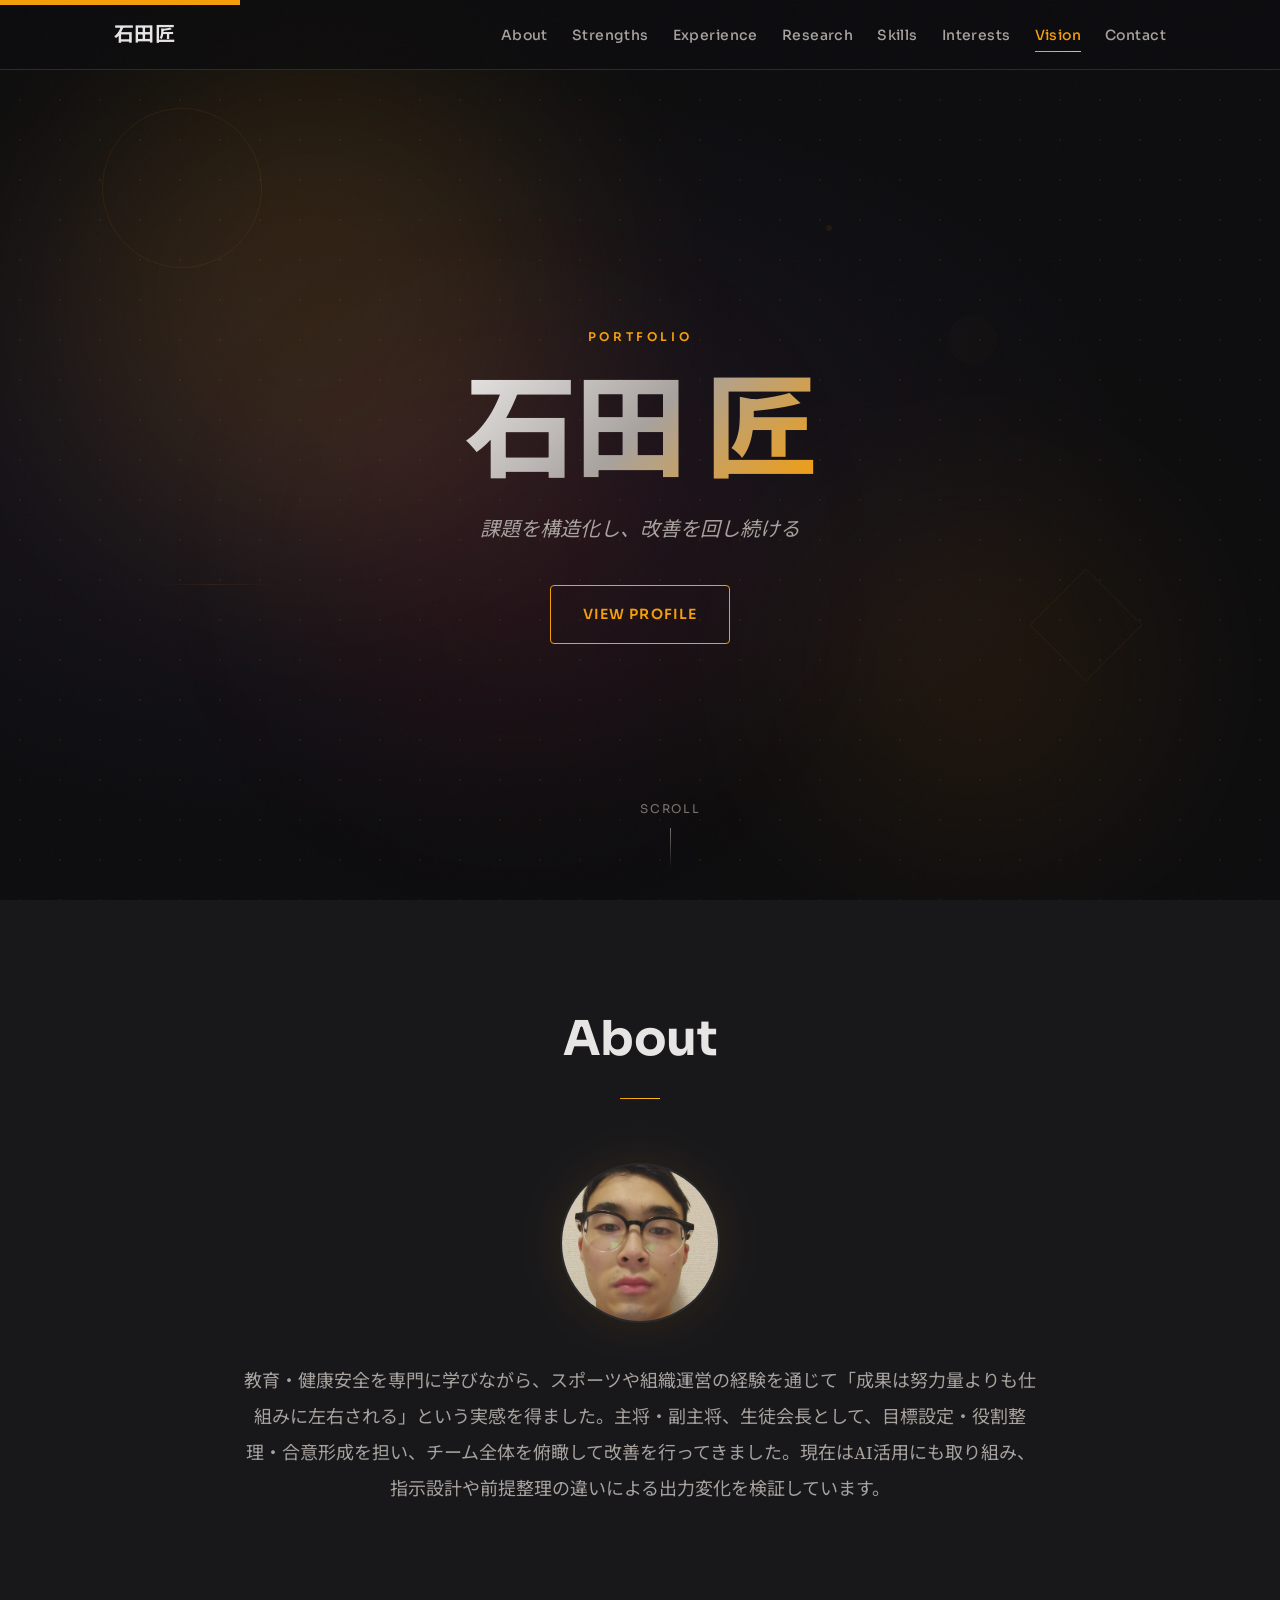
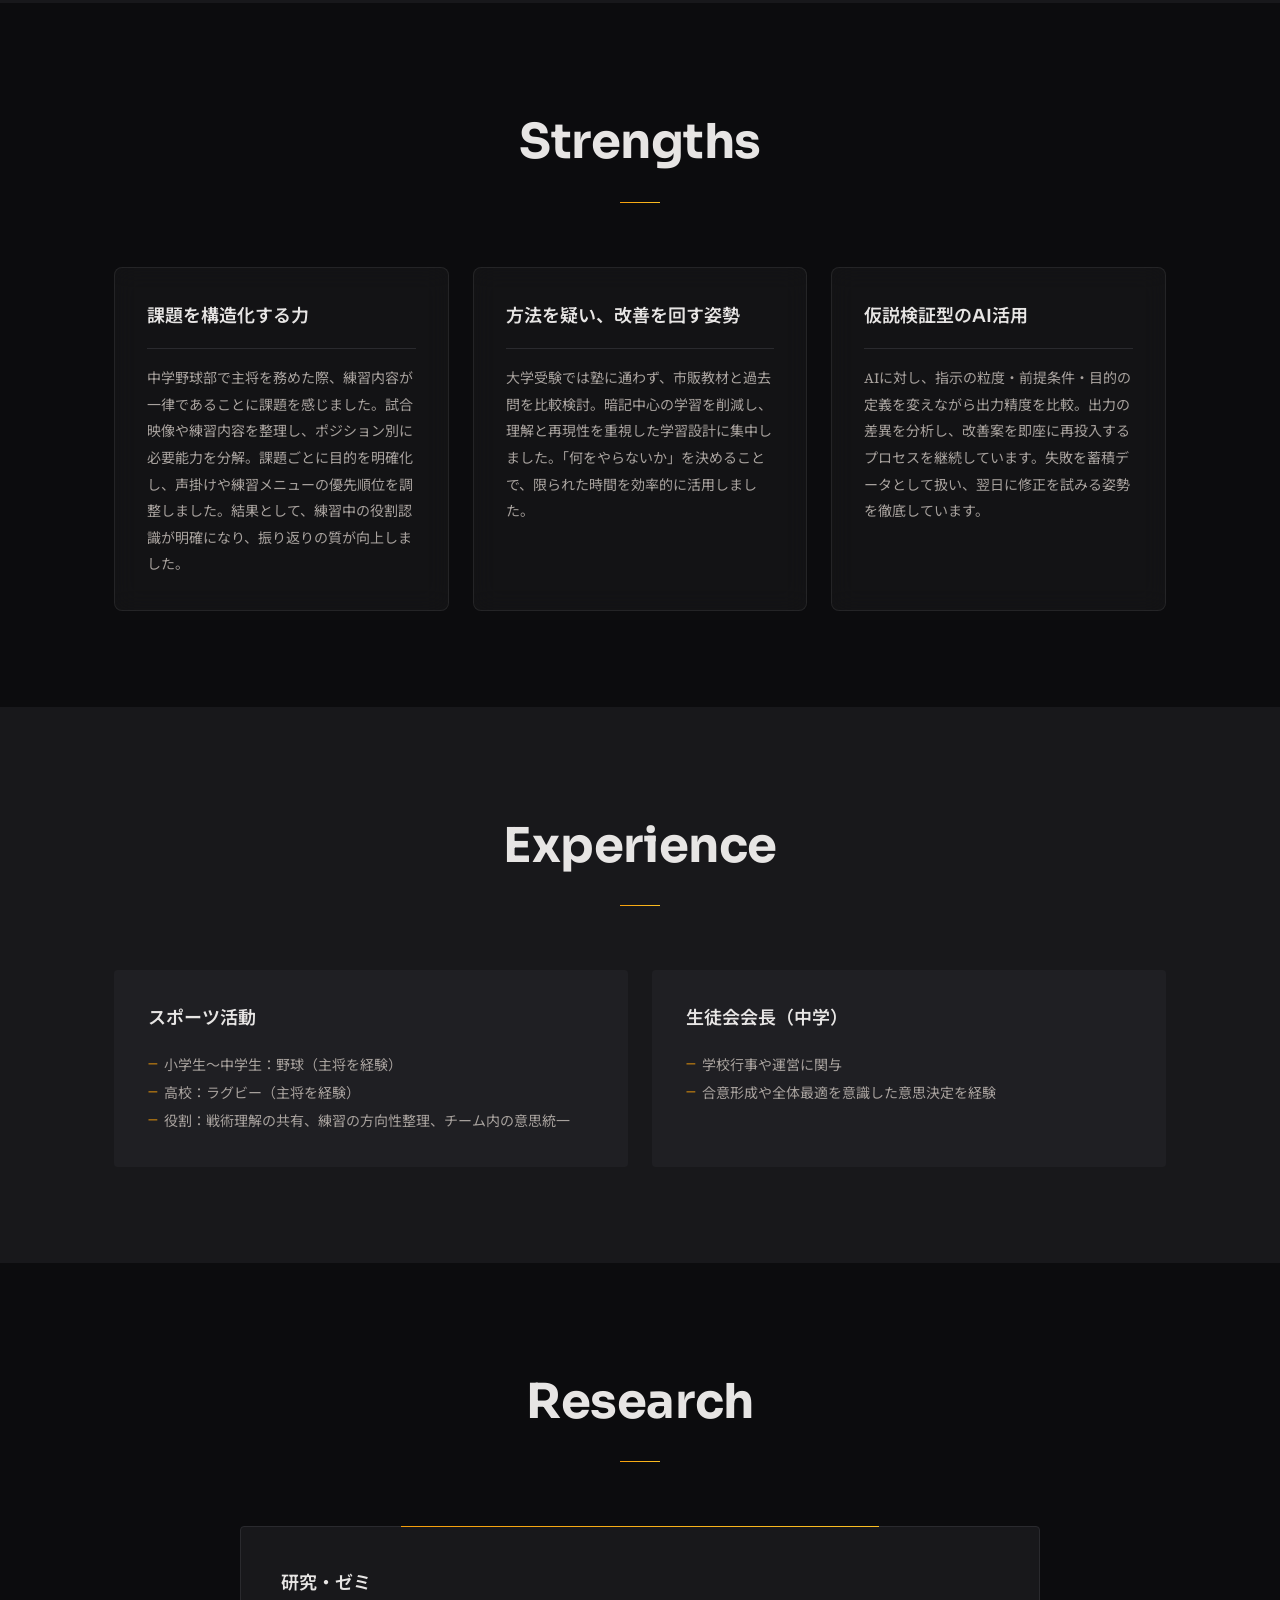
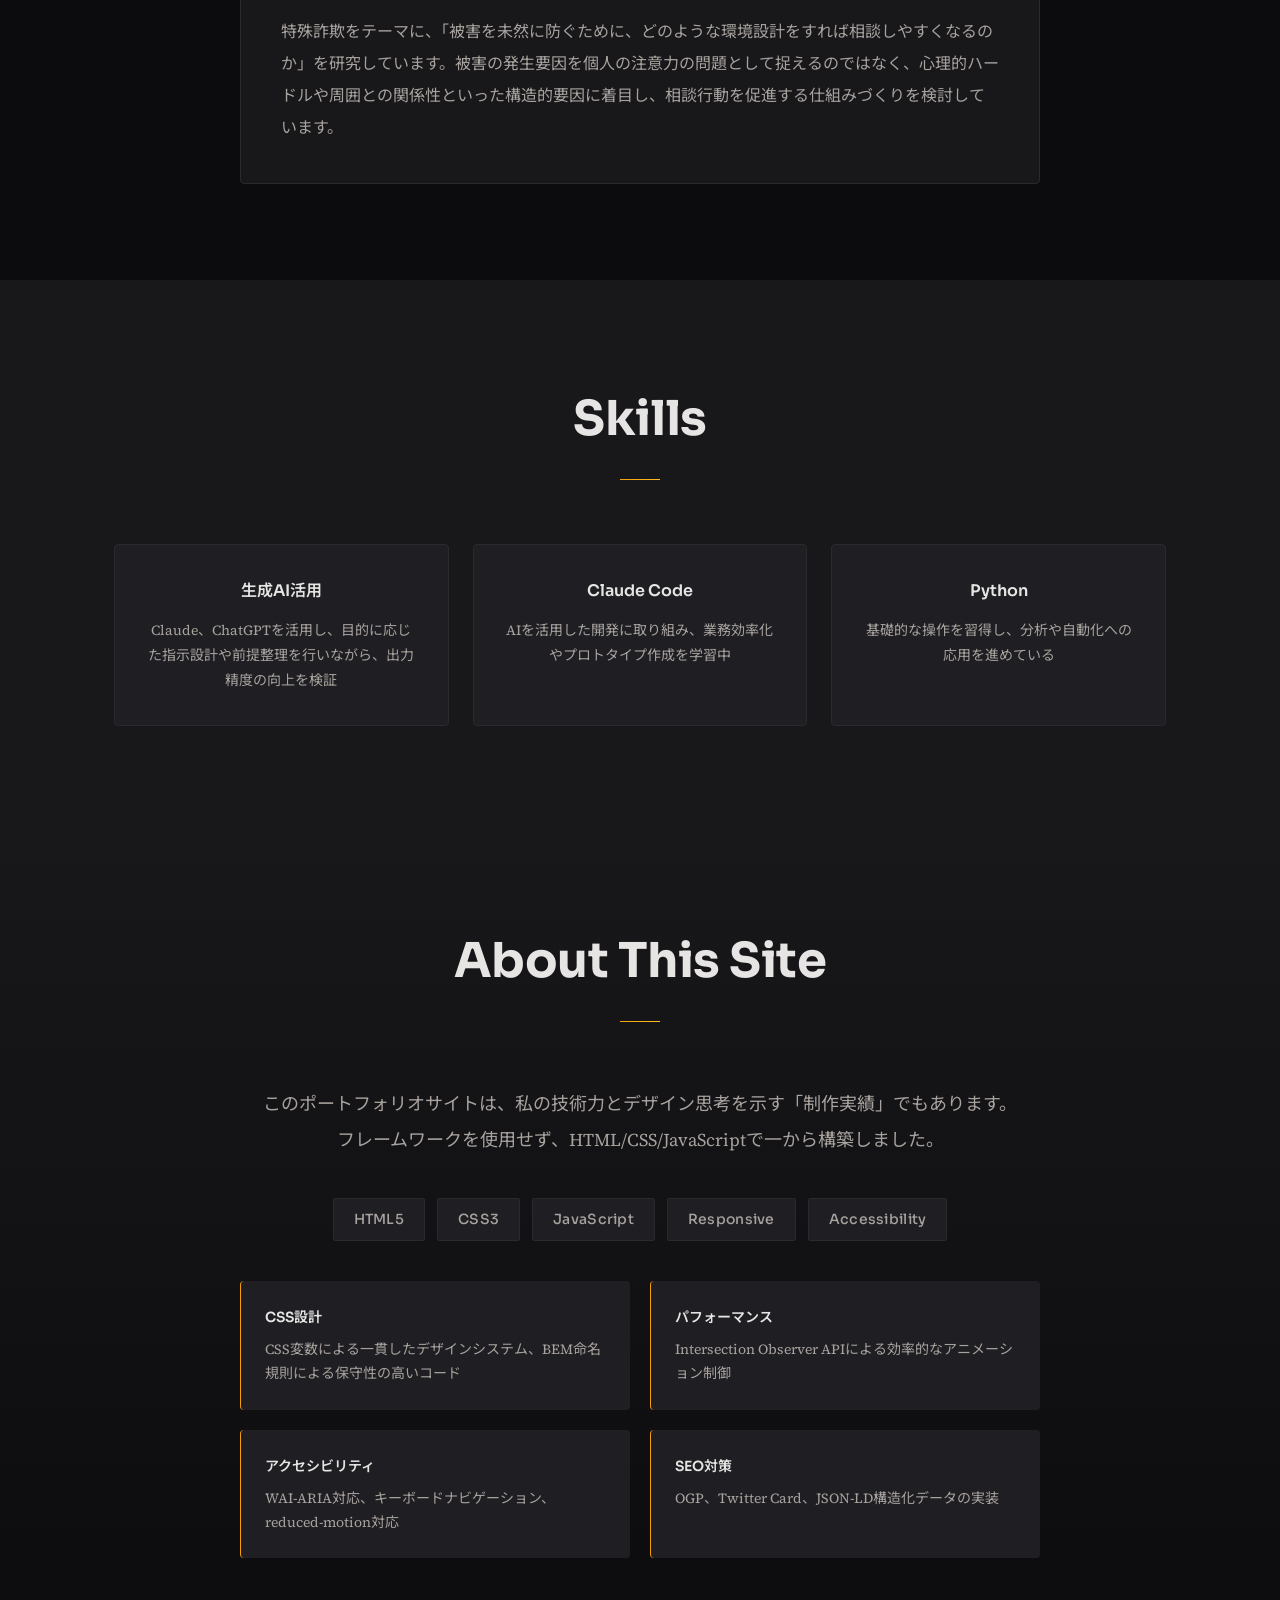
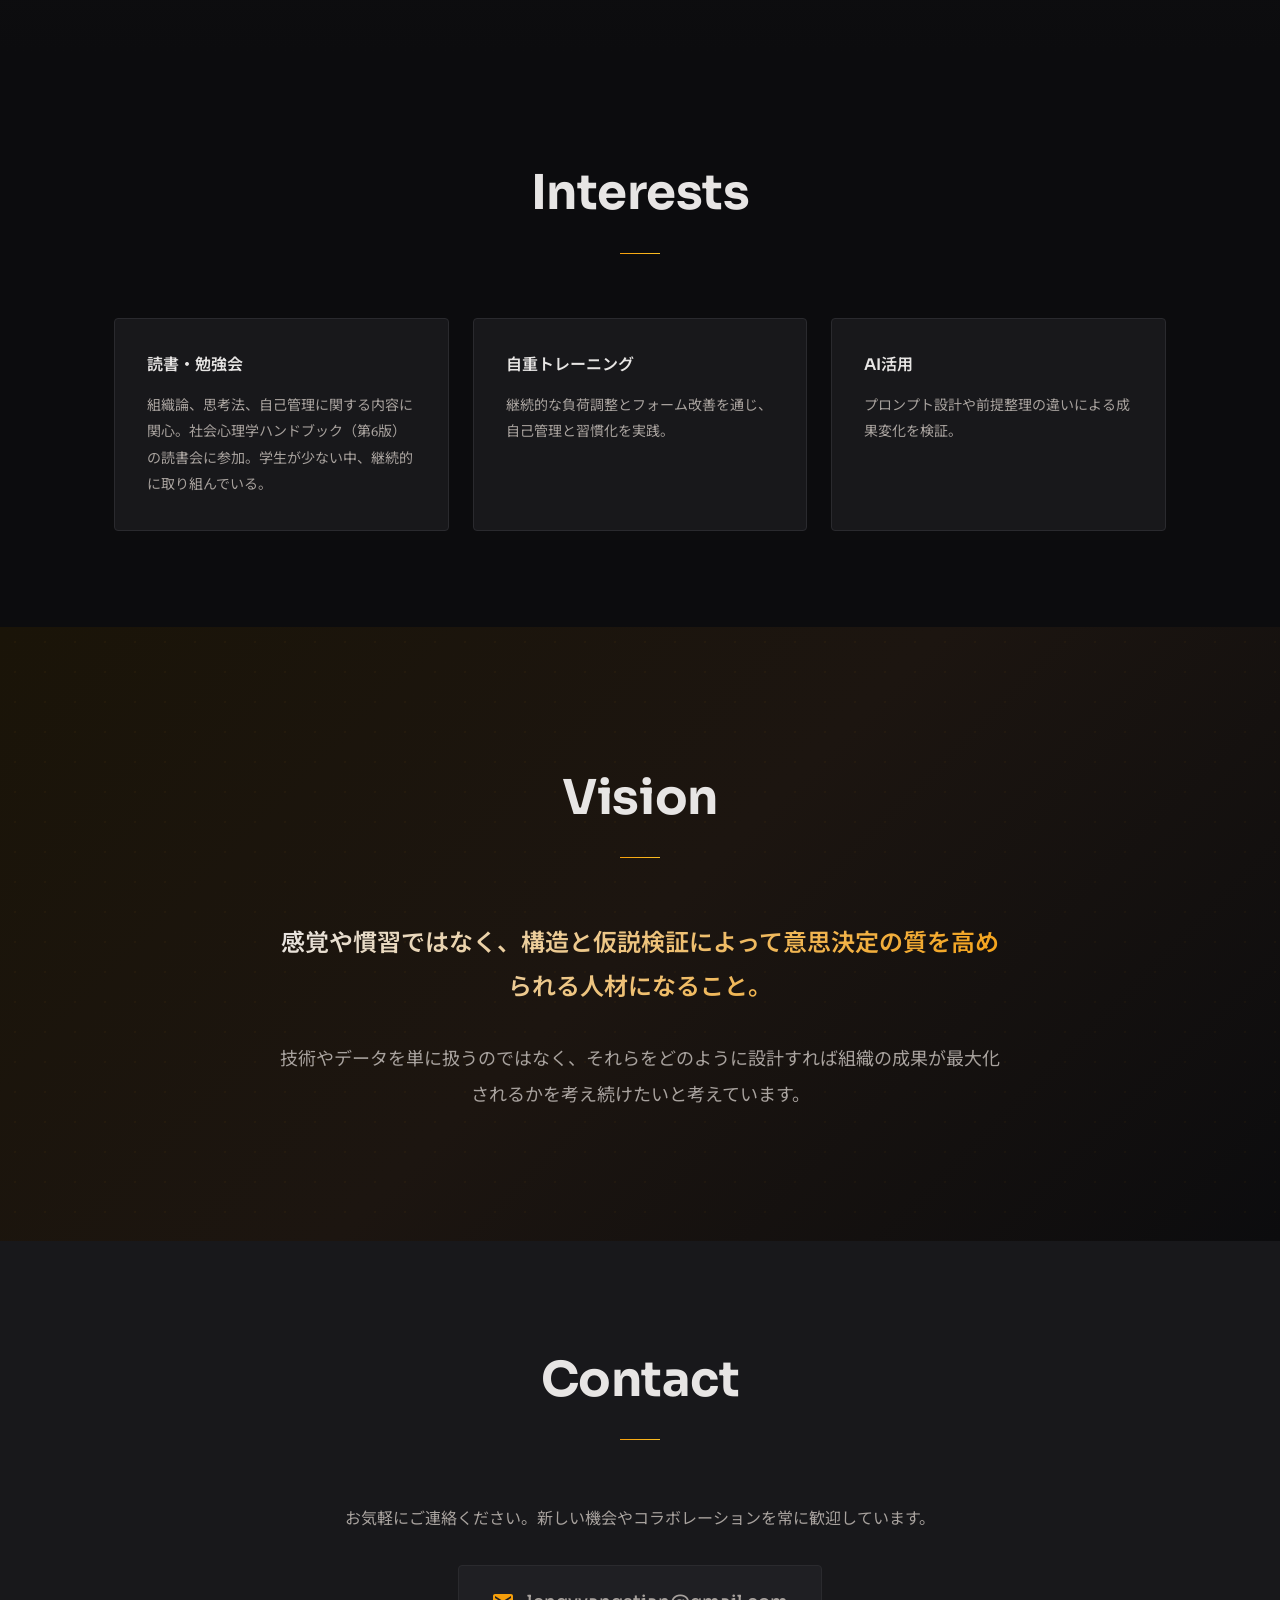
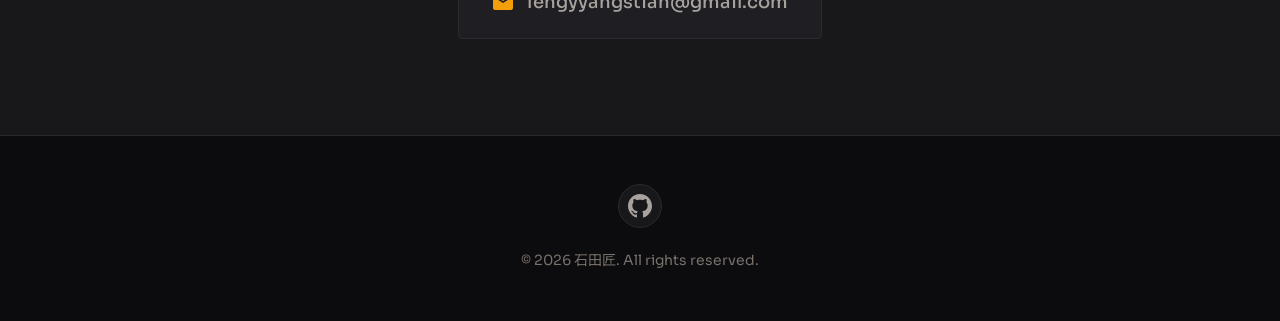
<file: index.html>
<!DOCTYPE html>
<html lang="ja">
<head>
    <meta charset="UTF-8">
    <meta name="viewport" content="width=device-width, initial-scale=1.0">
    <meta name="description" content="石田匠のポートフォリオサイト - 大阪教育大学 教育学部。課題を構造化し、改善を回し続ける人材。">
    <meta name="keywords" content="石田匠, ポートフォリオ, 大阪教育大学, 教育学部, AI活用, Python">
    <meta name="author" content="石田匠">

    <!-- OGP Tags -->
    <meta property="og:type" content="website">
    <meta property="og:url" content="https://takumi329.github.io/portfolio/">
    <meta property="og:title" content="石田匠 | ポートフォリオ">
    <meta property="og:description" content="石田匠のポートフォリオサイト - 課題を構造化し、改善を回し続ける人材">
    <meta property="og:image" content="https://takumi329.github.io/portfolio/assets/images/profile.jpg">
    <meta property="og:locale" content="ja_JP">
    <meta property="og:site_name" content="石田匠ポートフォリオ">

    <!-- Twitter Card -->
    <meta name="twitter:card" content="summary_large_image">
    <meta name="twitter:url" content="https://takumi329.github.io/portfolio/">
    <meta name="twitter:title" content="石田匠 | ポートフォリオ">
    <meta name="twitter:description" content="石田匠のポートフォリオサイト - 課題を構造化し、改善を回し続ける人材">
    <meta name="twitter:image" content="https://takumi329.github.io/portfolio/assets/images/profile.jpg">

    <!-- Favicon -->
    <link rel="icon" type="image/svg+xml" href="assets/images/favicon.svg">
    <link rel="icon" type="image/png" sizes="32x32" href="assets/images/favicon-32x32.png">
    <link rel="icon" type="image/png" sizes="16x16" href="assets/images/favicon-16x16.png">
    <link rel="apple-touch-icon" sizes="180x180" href="assets/images/apple-touch-icon.png">
    <link rel="manifest" href="site.webmanifest">
    <meta name="theme-color" content="#0c0c0e">

    <title>石田匠 | ポートフォリオ</title>

    <!-- JSON-LD Structured Data -->
    <script type="application/ld+json">
    {
        "@context": "https://schema.org",
        "@type": "Person",
        "name": "石田匠",
        "alternateName": "Takumi Ishida",
        "url": "https://takumi329.github.io/portfolio/",
        "image": "https://takumi329.github.io/portfolio/assets/images/profile.jpg",
        "jobTitle": "学生",
        "worksFor": {
            "@type": "Organization",
            "name": "大阪教育大学 教育学部"
        },
        "sameAs": [
            "https://github.com/takumi329"
        ],
        "description": "課題を構造化し、改善を回し続ける人材"
    }
    </script>

    <link rel="stylesheet" href="css/style.css">
    <link rel="preconnect" href="https://fonts.googleapis.com">
    <link rel="preconnect" href="https://fonts.gstatic.com" crossorigin>
    <link href="https://fonts.googleapis.com/css2?family=Sora:wght@400;500;600;700;800&family=Source+Serif+4:ital,wght@0,400;0,500;0,600;0,700;1,400&family=Noto+Sans+JP:wght@400;500;600;700&display=swap" rel="stylesheet">
</head>
<body>
    <!-- Scroll Progress Bar -->
    <div class="progress-bar" role="progressbar" aria-label="ページのスクロール進捗">
        <div class="progress-bar__fill"></div>
    </div>

    <!-- Skip Link for Accessibility -->
    <a href="#main-content" class="skip-link">メインコンテンツへスキップ</a>

    <!-- ナビゲーション -->
    <header class="header">
        <nav class="nav">
            <div class="nav__logo">石田匠</div>
            <button class="nav__toggle" aria-label="メニューを開く" aria-expanded="false" aria-controls="nav-menu">
                <span></span>
                <span></span>
                <span></span>
            </button>
            <ul class="nav__menu" id="nav-menu">
                <li><a href="#about">About</a></li>
                <li><a href="#strengths">Strengths</a></li>
                <li><a href="#experience">Experience</a></li>
                <li><a href="#research">Research</a></li>
                <li><a href="#skills">Skills</a></li>
                <li><a href="#interests">Interests</a></li>
                <li><a href="#vision">Vision</a></li>
                <li><a href="#contact">Contact</a></li>
            </ul>
        </nav>
    </header>

    <main id="main-content">
        <!-- ヒーローセクション -->
        <section class="hero">
            <div class="hero__background">
                <div class="hero__glow hero__glow--1" aria-hidden="true"></div>
                <div class="hero__glow hero__glow--2" aria-hidden="true"></div>
                <div class="hero__glow hero__glow--3" aria-hidden="true"></div>
                <div class="hero__shapes" aria-hidden="true">
                    <div class="hero__shape hero__shape--circle"></div>
                    <div class="hero__shape hero__shape--square"></div>
                    <div class="hero__shape hero__shape--circle-sm"></div>
                    <div class="hero__shape hero__shape--line"></div>
                    <div class="hero__shape hero__shape--dot"></div>
                </div>
            </div>
            <div class="hero__content">
                <p class="hero__label">Portfolio</p>
                <h1 class="hero__title">石田 匠</h1>
                <p class="hero__subtitle">
                    <span class="hero__role">課題を構造化し、改善を回し続ける</span>
                </p>
                <div class="hero__cta">
                    <a href="#about" class="hero__button">View Profile</a>
                </div>
            </div>
            <div class="hero__scroll" aria-hidden="true">
                <span>Scroll</span>
                <div class="hero__scroll-line"></div>
            </div>
        </section>

        <!-- About セクション -->
        <section id="about" class="section about">
            <div class="container">
                <h2 class="section__title">About</h2>
                <div class="about__content">
                    <div class="about__profile">
                        <img src="assets/images/profile.jpg" alt="石田匠のプロフィール写真" class="about__image" width="200" height="200" loading="lazy">
                    </div>
                    <p class="about__text">
                        教育・健康安全を専門に学びながら、スポーツや組織運営の経験を通じて「成果は努力量よりも仕組みに左右される」という実感を得ました。主将・副主将、生徒会長として、目標設定・役割整理・合意形成を担い、チーム全体を俯瞰して改善を行ってきました。現在はAI活用にも取り組み、指示設計や前提整理の違いによる出力変化を検証しています。
                    </p>
                </div>
            </div>
        </section>

        <!-- Strengths セクション -->
        <section id="strengths" class="section strengths">
            <div class="container">
                <h2 class="section__title">Strengths</h2>
                <div class="strengths__grid">
                    <article class="strength-card">
                        <h3 class="strength-card__title">課題を構造化する力</h3>
                        <p class="strength-card__text">
                            中学野球部で主将を務めた際、練習内容が一律であることに課題を感じました。試合映像や練習内容を整理し、ポジション別に必要能力を分解。課題ごとに目的を明確化し、声掛けや練習メニューの優先順位を調整しました。結果として、練習中の役割認識が明確になり、振り返りの質が向上しました。
                        </p>
                    </article>
                    <article class="strength-card">
                        <h3 class="strength-card__title">方法を疑い、改善を回す姿勢</h3>
                        <p class="strength-card__text">
                            大学受験では塾に通わず、市販教材と過去問を比較検討。暗記中心の学習を削減し、理解と再現性を重視した学習設計に集中しました。「何をやらないか」を決めることで、限られた時間を効率的に活用しました。
                        </p>
                    </article>
                    <article class="strength-card">
                        <h3 class="strength-card__title">仮説検証型のAI活用</h3>
                        <p class="strength-card__text">
                            AIに対し、指示の粒度・前提条件・目的の定義を変えながら出力精度を比較。出力の差異を分析し、改善案を即座に再投入するプロセスを継続しています。失敗を蓄積データとして扱い、翌日に修正を試みる姿勢を徹底しています。
                        </p>
                    </article>
                </div>
            </div>
        </section>

        <!-- Experience セクション -->
        <section id="experience" class="section experience">
            <div class="container">
                <h2 class="section__title">Experience</h2>
                <div class="experience__grid">
                    <article class="experience-card">
                        <h3 class="experience-card__title">スポーツ活動</h3>
                        <ul class="experience-card__list">
                            <li>小学生〜中学生：野球（主将を経験）</li>
                            <li>高校：ラグビー（主将を経験）</li>
                            <li>役割：戦術理解の共有、練習の方向性整理、チーム内の意思統一</li>
                        </ul>
                    </article>
                    <article class="experience-card">
                        <h3 class="experience-card__title">生徒会会長（中学）</h3>
                        <ul class="experience-card__list">
                            <li>学校行事や運営に関与</li>
                            <li>合意形成や全体最適を意識した意思決定を経験</li>
                        </ul>
                    </article>
                </div>
            </div>
        </section>

        <!-- Research セクション -->
        <section id="research" class="section research">
            <div class="container">
                <h2 class="section__title">Research</h2>
                <div class="research__content">
                    <h3 class="research__subtitle">研究・ゼミ</h3>
                    <p class="research__text">
                        特殊詐欺をテーマに、「被害を未然に防ぐために、どのような環境設計をすれば相談しやすくなるのか」を研究しています。被害の発生要因を個人の注意力の問題として捉えるのではなく、心理的ハードルや周囲との関係性といった構造的要因に着目し、相談行動を促進する仕組みづくりを検討しています。
                    </p>
                </div>
            </div>
        </section>

        <!-- Skills セクション -->
        <section id="skills" class="section skills">
            <div class="container">
                <h2 class="section__title">Skills</h2>
                <div class="skills__grid">
                    <div class="skill-item">
                        <h3 class="skill-item__title">生成AI活用</h3>
                        <p class="skill-item__text">Claude、ChatGPTを活用し、目的に応じた指示設計や前提整理を行いながら、出力精度の向上を検証</p>
                    </div>
                    <div class="skill-item">
                        <h3 class="skill-item__title">Claude Code</h3>
                        <p class="skill-item__text">AIを活用した開発に取り組み、業務効率化やプロトタイプ作成を学習中</p>
                    </div>
                    <div class="skill-item">
                        <h3 class="skill-item__title">Python</h3>
                        <p class="skill-item__text">基礎的な操作を習得し、分析や自動化への応用を進めている</p>
                    </div>
                </div>
            </div>
        </section>

        <!-- About This Site セクション -->
        <section id="about-site" class="section about-site">
            <div class="container">
                <h2 class="section__title">About This Site</h2>
                <div class="about-site__content">
                    <p class="about-site__intro">
                        このポートフォリオサイトは、私の技術力とデザイン思考を示す「制作実績」でもあります。<br>
                        フレームワークを使用せず、HTML/CSS/JavaScriptで一から構築しました。
                    </p>
                    <div class="about-site__tech-grid">
                        <span class="tech-badge">HTML5</span>
                        <span class="tech-badge">CSS3</span>
                        <span class="tech-badge">JavaScript</span>
                        <span class="tech-badge">Responsive</span>
                        <span class="tech-badge">Accessibility</span>
                    </div>
                    <div class="about-site__features">
                        <div class="feature-item">
                            <h4 class="feature-item__title">CSS設計</h4>
                            <p class="feature-item__text">CSS変数による一貫したデザインシステム、BEM命名規則による保守性の高いコード</p>
                        </div>
                        <div class="feature-item">
                            <h4 class="feature-item__title">パフォーマンス</h4>
                            <p class="feature-item__text">Intersection Observer APIによる効率的なアニメーション制御</p>
                        </div>
                        <div class="feature-item">
                            <h4 class="feature-item__title">アクセシビリティ</h4>
                            <p class="feature-item__text">WAI-ARIA対応、キーボードナビゲーション、reduced-motion対応</p>
                        </div>
                        <div class="feature-item">
                            <h4 class="feature-item__title">SEO対策</h4>
                            <p class="feature-item__text">OGP、Twitter Card、JSON-LD構造化データの実装</p>
                        </div>
                    </div>
                </div>
            </div>
        </section>

        <!-- Interests セクション -->
        <section id="interests" class="section interests">
            <div class="container">
                <h2 class="section__title">Interests</h2>
                <div class="interests__grid">
                    <article class="interest-card">
                        <h3 class="interest-card__title">読書・勉強会</h3>
                        <p class="interest-card__text">
                            組織論、思考法、自己管理に関する内容に関心。社会心理学ハンドブック（第6版）の読書会に参加。学生が少ない中、継続的に取り組んでいる。
                        </p>
                    </article>
                    <article class="interest-card">
                        <h3 class="interest-card__title">自重トレーニング</h3>
                        <p class="interest-card__text">
                            継続的な負荷調整とフォーム改善を通じ、自己管理と習慣化を実践。
                        </p>
                    </article>
                    <article class="interest-card">
                        <h3 class="interest-card__title">AI活用</h3>
                        <p class="interest-card__text">
                            プロンプト設計や前提整理の違いによる成果変化を検証。
                        </p>
                    </article>
                </div>
            </div>
        </section>

        <!-- Vision セクション -->
        <section id="vision" class="section vision">
            <div class="container">
                <h2 class="section__title">Vision</h2>
                <div class="vision__content">
                    <p class="vision__text">
                        感覚や慣習ではなく、構造と仮説検証によって意思決定の質を高められる人材になること。
                    </p>
                    <p class="vision__text">
                        技術やデータを単に扱うのではなく、それらをどのように設計すれば組織の成果が最大化されるかを考え続けたいと考えています。
                    </p>
                </div>
            </div>
        </section>

        <!-- Contact セクション -->
        <section id="contact" class="section contact">
            <div class="container">
                <h2 class="section__title">Contact</h2>
                <div class="contact__content">
                    <p class="contact__text">
                        お気軽にご連絡ください。新しい機会やコラボレーションを常に歓迎しています。
                    </p>
                    <a href="mailto:lengyyangstian@gmail.com" class="contact__email">
                        <svg class="contact__icon" viewBox="0 0 24 24" width="24" height="24" aria-hidden="true">
                            <path fill="currentColor" d="M20 4H4c-1.1 0-1.99.9-1.99 2L2 18c0 1.1.9 2 2 2h16c1.1 0 2-.9 2-2V6c0-1.1-.9-2-2-2zm0 4l-8 5-8-5V6l8 5 8-5v2z"/>
                        </svg>
                        <span>lengyyangstian@gmail.com</span>
                    </a>
                </div>
            </div>
        </section>
    </main>

    <!-- フッター -->
    <footer class="footer">
        <div class="container">
            <div class="footer__content">
                <div class="footer__links">
                    <a href="https://github.com/takumi329" target="_blank" rel="noopener noreferrer" class="footer__link" aria-label="GitHub">
                        <svg viewBox="0 0 24 24" width="24" height="24" aria-hidden="true">
                            <path fill="currentColor" d="M12 0c-6.626 0-12 5.373-12 12 0 5.302 3.438 9.8 8.207 11.387.599.111.793-.261.793-.577v-2.234c-3.338.726-4.033-1.416-4.033-1.416-.546-1.387-1.333-1.756-1.333-1.756-1.089-.745.083-.729.083-.729 1.205.084 1.839 1.237 1.839 1.237 1.07 1.834 2.807 1.304 3.492.997.107-.775.418-1.305.762-1.604-2.665-.305-5.467-1.334-5.467-5.931 0-1.311.469-2.381 1.236-3.221-.124-.303-.535-1.524.117-3.176 0 0 1.008-.322 3.301 1.23.957-.266 1.983-.399 3.003-.404 1.02.005 2.047.138 3.006.404 2.291-1.552 3.297-1.23 3.297-1.23.653 1.653.242 2.874.118 3.176.77.84 1.235 1.911 1.235 3.221 0 4.609-2.807 5.624-5.479 5.921.43.372.823 1.102.823 2.222v3.293c0 .319.192.694.801.576 4.765-1.589 8.199-6.086 8.199-11.386 0-6.627-5.373-12-12-12z"/>
                        </svg>
                    </a>
                </div>
                <p class="footer__text">&copy; 2026 石田匠. All rights reserved.</p>
            </div>
        </div>
    </footer>

    <script src="js/main.js" defer></script>
</body>
</html>
</file>
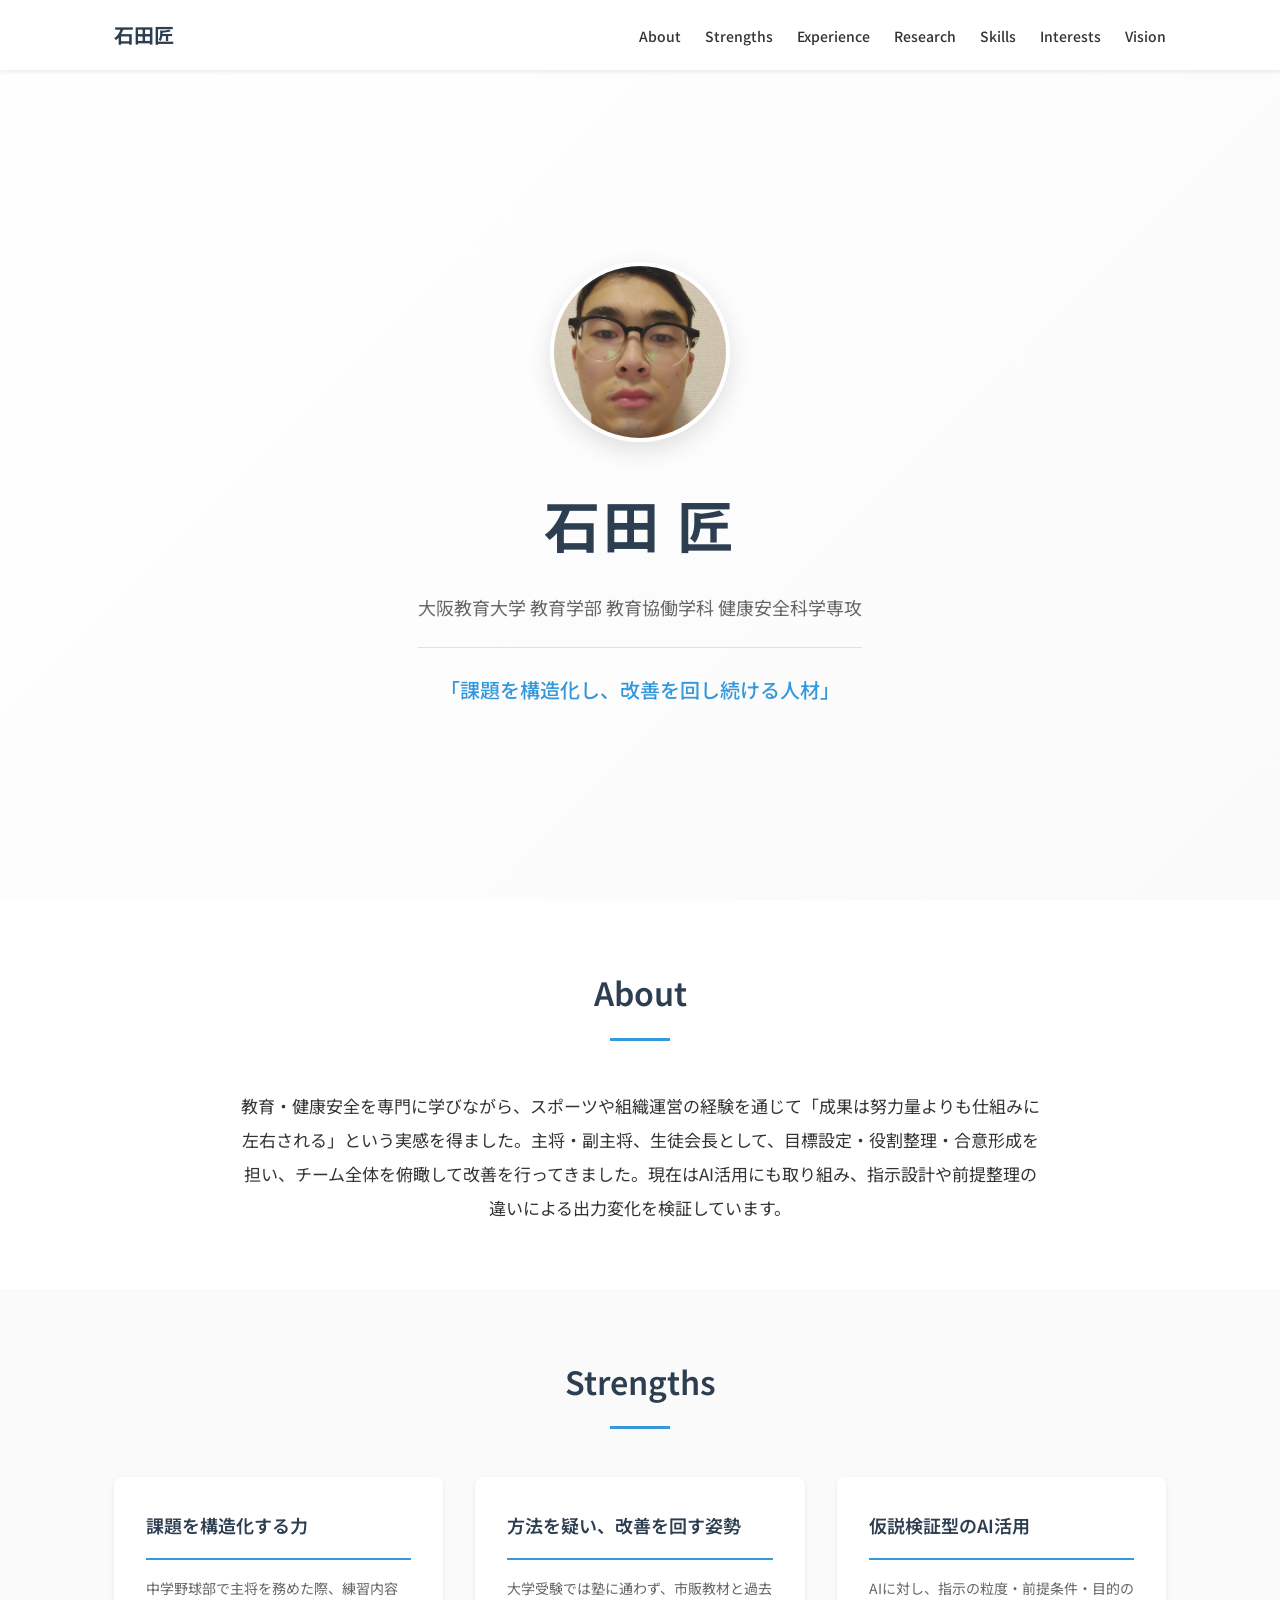
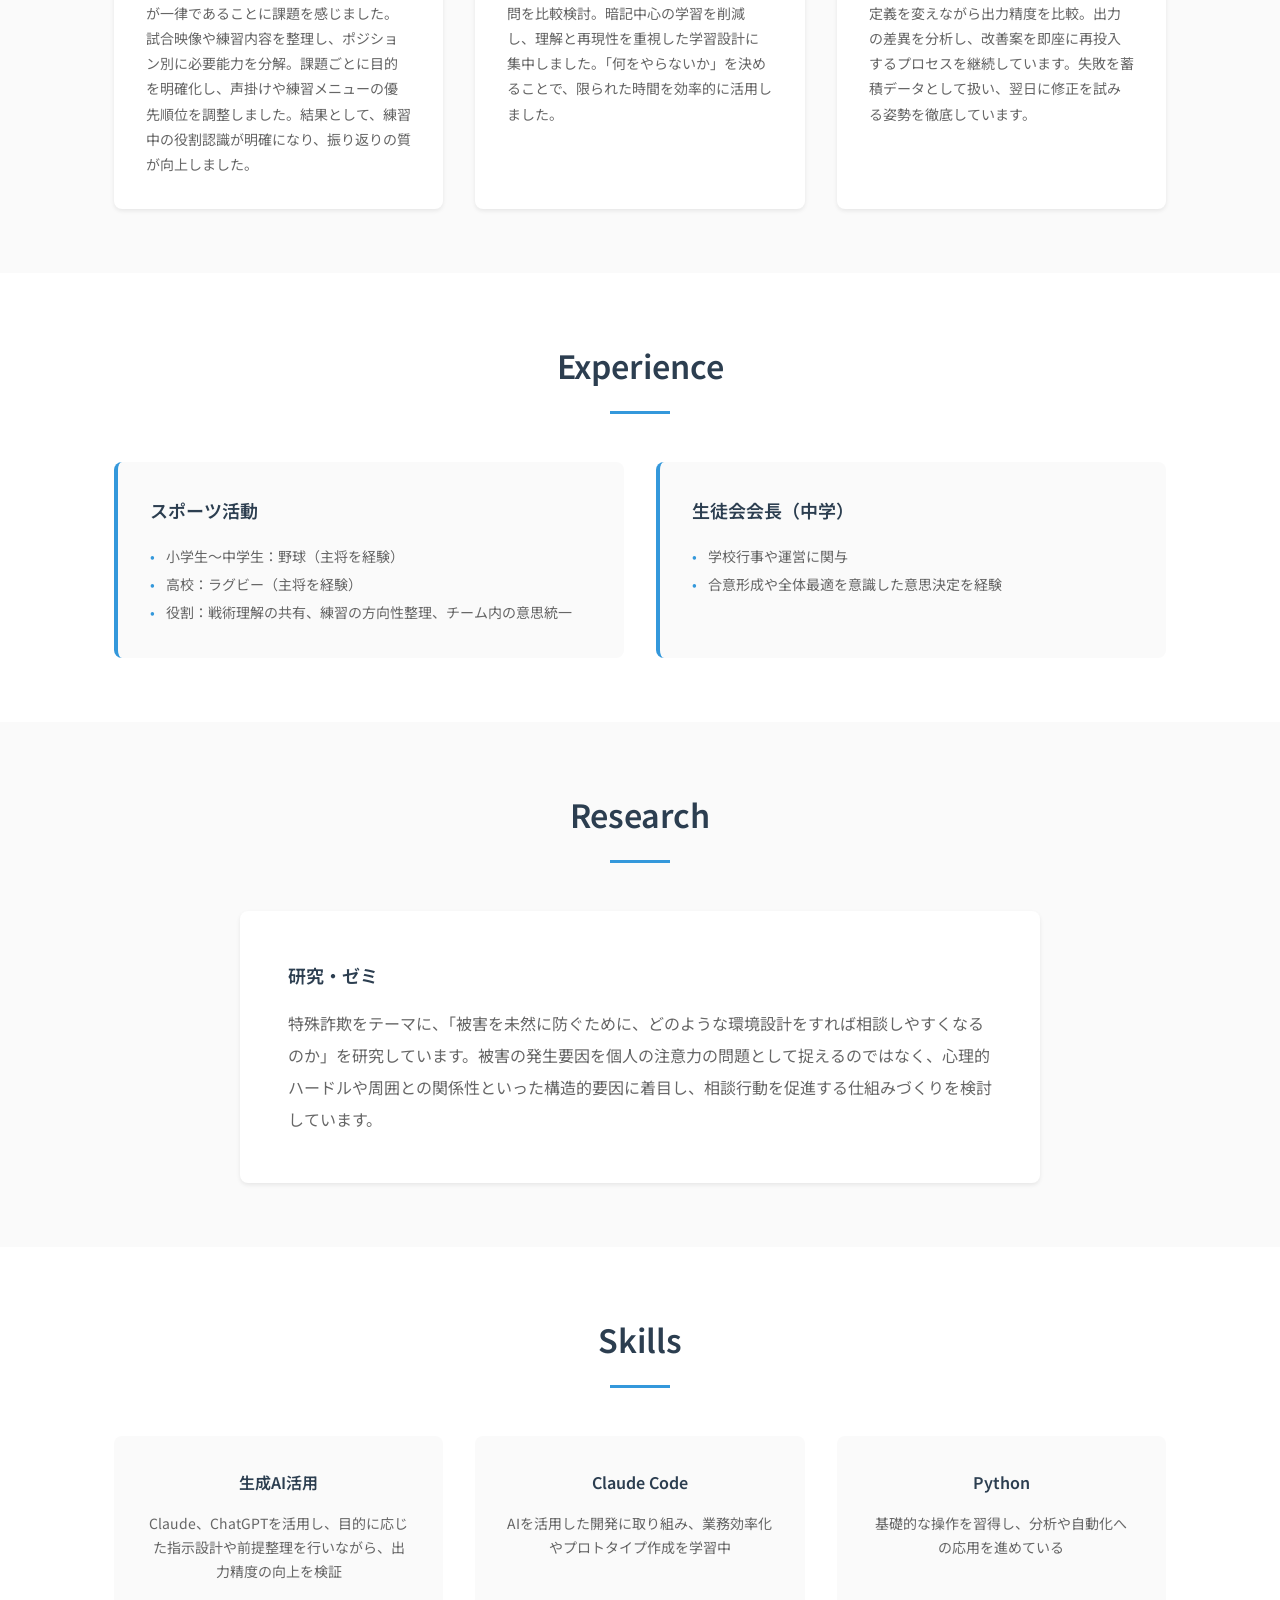
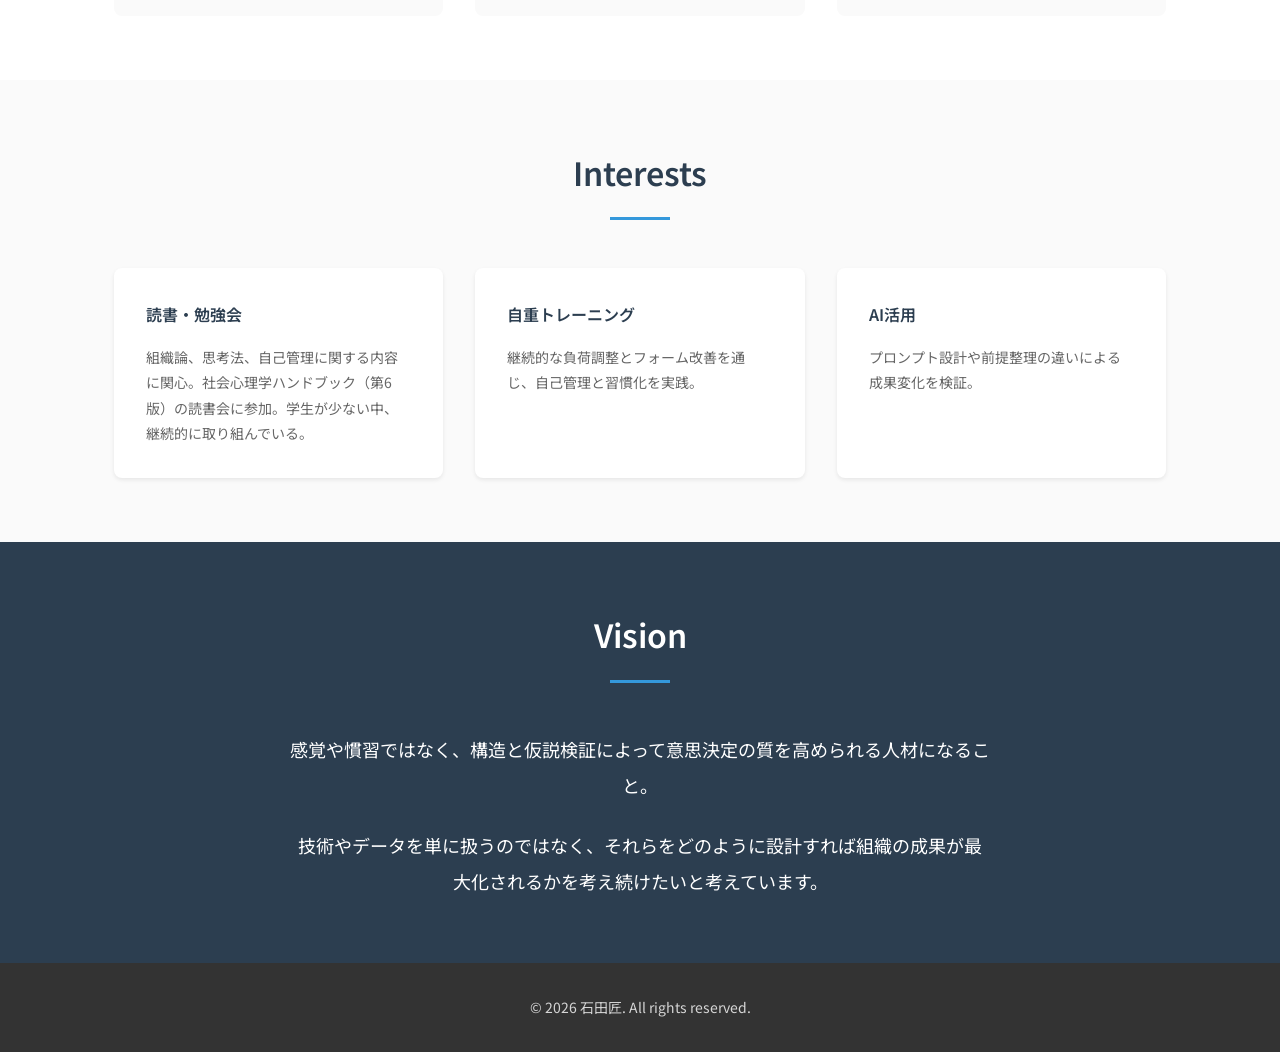
<file: portfolio/index.html>
<!DOCTYPE html>
<html lang="ja">
<head>
    <meta charset="UTF-8">
    <meta name="viewport" content="width=device-width, initial-scale=1.0">
    <meta name="description" content="石田匠のポートフォリオサイト - 大阪教育大学 教育学部">
    <title>石田匠 | ポートフォリオ</title>
    <link rel="stylesheet" href="css/style.css">
    <link rel="preconnect" href="https://fonts.googleapis.com">
    <link rel="preconnect" href="https://fonts.gstatic.com" crossorigin>
    <link href="https://fonts.googleapis.com/css2?family=Noto+Sans+JP:wght@400;500;600;700&display=swap" rel="stylesheet">
</head>
<body>
    <!-- ナビゲーション -->
    <header class="header">
        <nav class="nav">
            <div class="nav__logo">石田匠</div>
            <button class="nav__toggle" aria-label="メニューを開く">
                <span></span>
                <span></span>
                <span></span>
            </button>
            <ul class="nav__menu">
                <li><a href="#about">About</a></li>
                <li><a href="#strengths">Strengths</a></li>
                <li><a href="#experience">Experience</a></li>
                <li><a href="#research">Research</a></li>
                <li><a href="#skills">Skills</a></li>
                <li><a href="#interests">Interests</a></li>
                <li><a href="#vision">Vision</a></li>
            </ul>
        </nav>
    </header>

    <main>
        <!-- ヒーローセクション -->
        <section class="hero">
            <div class="hero__content">
                <div class="hero__image-wrapper">
                    <img src="assets/images/profile.jpg" alt="石田匠のプロフィール写真" class="hero__image">
                </div>
                <h1 class="hero__title">石田 匠</h1>
                <p class="hero__subtitle">大阪教育大学 教育学部 教育協働学科 健康安全科学専攻</p>
                <p class="hero__catchphrase">「課題を構造化し、改善を回し続ける人材」</p>
            </div>
        </section>

        <!-- About セクション -->
        <section id="about" class="section about">
            <div class="container">
                <h2 class="section__title">About</h2>
                <div class="about__content">
                    <p class="about__text">
                        教育・健康安全を専門に学びながら、スポーツや組織運営の経験を通じて「成果は努力量よりも仕組みに左右される」という実感を得ました。主将・副主将、生徒会長として、目標設定・役割整理・合意形成を担い、チーム全体を俯瞰して改善を行ってきました。現在はAI活用にも取り組み、指示設計や前提整理の違いによる出力変化を検証しています。
                    </p>
                </div>
            </div>
        </section>

        <!-- Strengths セクション -->
        <section id="strengths" class="section strengths">
            <div class="container">
                <h2 class="section__title">Strengths</h2>
                <div class="strengths__grid">
                    <article class="strength-card">
                        <h3 class="strength-card__title">課題を構造化する力</h3>
                        <p class="strength-card__text">
                            中学野球部で主将を務めた際、練習内容が一律であることに課題を感じました。試合映像や練習内容を整理し、ポジション別に必要能力を分解。課題ごとに目的を明確化し、声掛けや練習メニューの優先順位を調整しました。結果として、練習中の役割認識が明確になり、振り返りの質が向上しました。
                        </p>
                    </article>
                    <article class="strength-card">
                        <h3 class="strength-card__title">方法を疑い、改善を回す姿勢</h3>
                        <p class="strength-card__text">
                            大学受験では塾に通わず、市販教材と過去問を比較検討。暗記中心の学習を削減し、理解と再現性を重視した学習設計に集中しました。「何をやらないか」を決めることで、限られた時間を効率的に活用しました。
                        </p>
                    </article>
                    <article class="strength-card">
                        <h3 class="strength-card__title">仮説検証型のAI活用</h3>
                        <p class="strength-card__text">
                            AIに対し、指示の粒度・前提条件・目的の定義を変えながら出力精度を比較。出力の差異を分析し、改善案を即座に再投入するプロセスを継続しています。失敗を蓄積データとして扱い、翌日に修正を試みる姿勢を徹底しています。
                        </p>
                    </article>
                </div>
            </div>
        </section>

        <!-- Experience セクション -->
        <section id="experience" class="section experience">
            <div class="container">
                <h2 class="section__title">Experience</h2>
                <div class="experience__grid">
                    <article class="experience-card">
                        <h3 class="experience-card__title">スポーツ活動</h3>
                        <ul class="experience-card__list">
                            <li>小学生〜中学生：野球（主将を経験）</li>
                            <li>高校：ラグビー（主将を経験）</li>
                            <li>役割：戦術理解の共有、練習の方向性整理、チーム内の意思統一</li>
                        </ul>
                    </article>
                    <article class="experience-card">
                        <h3 class="experience-card__title">生徒会会長（中学）</h3>
                        <ul class="experience-card__list">
                            <li>学校行事や運営に関与</li>
                            <li>合意形成や全体最適を意識した意思決定を経験</li>
                        </ul>
                    </article>
                </div>
            </div>
        </section>

        <!-- Research セクション -->
        <section id="research" class="section research">
            <div class="container">
                <h2 class="section__title">Research</h2>
                <div class="research__content">
                    <h3 class="research__subtitle">研究・ゼミ</h3>
                    <p class="research__text">
                        特殊詐欺をテーマに、「被害を未然に防ぐために、どのような環境設計をすれば相談しやすくなるのか」を研究しています。被害の発生要因を個人の注意力の問題として捉えるのではなく、心理的ハードルや周囲との関係性といった構造的要因に着目し、相談行動を促進する仕組みづくりを検討しています。
                    </p>
                </div>
            </div>
        </section>

        <!-- Skills セクション -->
        <section id="skills" class="section skills">
            <div class="container">
                <h2 class="section__title">Skills</h2>
                <div class="skills__grid">
                    <div class="skill-item">
                        <h3 class="skill-item__title">生成AI活用</h3>
                        <p class="skill-item__text">Claude、ChatGPTを活用し、目的に応じた指示設計や前提整理を行いながら、出力精度の向上を検証</p>
                    </div>
                    <div class="skill-item">
                        <h3 class="skill-item__title">Claude Code</h3>
                        <p class="skill-item__text">AIを活用した開発に取り組み、業務効率化やプロトタイプ作成を学習中</p>
                    </div>
                    <div class="skill-item">
                        <h3 class="skill-item__title">Python</h3>
                        <p class="skill-item__text">基礎的な操作を習得し、分析や自動化への応用を進めている</p>
                    </div>
                </div>
            </div>
        </section>

        <!-- Interests セクション -->
        <section id="interests" class="section interests">
            <div class="container">
                <h2 class="section__title">Interests</h2>
                <div class="interests__grid">
                    <article class="interest-card">
                        <h3 class="interest-card__title">読書・勉強会</h3>
                        <p class="interest-card__text">
                            組織論、思考法、自己管理に関する内容に関心。社会心理学ハンドブック（第6版）の読書会に参加。学生が少ない中、継続的に取り組んでいる。
                        </p>
                    </article>
                    <article class="interest-card">
                        <h3 class="interest-card__title">自重トレーニング</h3>
                        <p class="interest-card__text">
                            継続的な負荷調整とフォーム改善を通じ、自己管理と習慣化を実践。
                        </p>
                    </article>
                    <article class="interest-card">
                        <h3 class="interest-card__title">AI活用</h3>
                        <p class="interest-card__text">
                            プロンプト設計や前提整理の違いによる成果変化を検証。
                        </p>
                    </article>
                </div>
            </div>
        </section>

        <!-- Vision セクション -->
        <section id="vision" class="section vision">
            <div class="container">
                <h2 class="section__title">Vision</h2>
                <div class="vision__content">
                    <p class="vision__text">
                        感覚や慣習ではなく、構造と仮説検証によって意思決定の質を高められる人材になること。
                    </p>
                    <p class="vision__text">
                        技術やデータを単に扱うのではなく、それらをどのように設計すれば組織の成果が最大化されるかを考え続けたいと考えています。
                    </p>
                </div>
            </div>
        </section>
    </main>

    <!-- フッター -->
    <footer class="footer">
        <div class="container">
            <p class="footer__text">&copy; 2026 石田匠. All rights reserved.</p>
        </div>
    </footer>

    <script src="js/main.js"></script>
</body>
</html>
</file>
<file: css/style.css>
/* ========================================
   CSS Variables & Design System
   「洗練ダーク × エディトリアル」デザインシステム
   frontend-design スキル準拠
======================================== */
:root {
    /* ========================================
       Colors - Dark Editorial Palette
    ======================================== */
    --color-primary: #0c0c0e;
    --color-secondary: #f59e0b;
    --color-accent: #d97706;

    /* ダークスケール */
    --color-gray-50: #fafaf9;
    --color-gray-100: #f5f5f4;
    --color-gray-200: #e7e5e4;
    --color-gray-300: #a8a29e;
    --color-gray-400: #78716c;
    --color-gray-500: #57534e;
    --color-gray-600: #44403c;
    --color-gray-700: #292524;
    --color-gray-800: #1c1917;
    --color-gray-900: #0c0c0e;

    /* テキストカラー */
    --color-text: #e7e5e4;
    --color-text-muted: #a8a29e;
    --color-text-subtle: #78716c;

    /* 背景・サーフェス */
    --color-background: #0c0c0e;
    --color-surface: #18181b;
    --color-surface-elevated: #1f1f23;
    --color-border: #2a2a2e;
    --color-border-subtle: #1f1f23;

    /* グラデーション */
    --gradient-primary: linear-gradient(135deg, #f59e0b 0%, #d97706 100%);
    --gradient-dark: linear-gradient(135deg, #0c0c0e 0%, #18181b 100%);
    --gradient-hero: linear-gradient(135deg, #f59e0b 0%, #d97706 50%, #dc2626 100%);
    --gradient-glow: radial-gradient(circle, rgba(245, 158, 11, 0.15) 0%, transparent 70%);
    --gradient-amber: linear-gradient(135deg, #f59e0b 0%, #fbbf24 100%);

    /* グラスモーフィズム（ダーク版） */
    --glass-bg: rgba(255, 255, 255, 0.03);
    --glass-bg-hover: rgba(255, 255, 255, 0.06);
    --glass-border: rgba(255, 255, 255, 0.08);
    --glass-border-hover: rgba(245, 158, 11, 0.3);

    /* グロー効果 */
    --glow-primary: rgba(245, 158, 11, 0.25);
    --glow-accent: rgba(217, 119, 6, 0.2);
    --glow-red: rgba(220, 38, 38, 0.15);

    /* ========================================
       Typography - Sora + Source Serif 4
    ======================================== */
    --font-display: 'Sora', 'Noto Sans JP', sans-serif;
    --font-body: 'Source Serif 4', 'Noto Sans JP', Georgia, serif;
    --font-family: var(--font-display);

    --text-xs: 0.75rem;
    --text-sm: 0.875rem;
    --text-base: 1rem;
    --text-lg: 1.125rem;
    --text-xl: 1.25rem;
    --text-2xl: 1.5rem;
    --text-3xl: 1.875rem;
    --text-4xl: 2.25rem;
    --text-hero: clamp(4rem, 14vw, 7rem);
    --text-section: clamp(2rem, 5vw, 3rem);

    /* ========================================
       Spacing - 8pxベースシステム
    ======================================== */
    --space-1: 0.25rem;
    --space-2: 0.5rem;
    --space-3: 0.75rem;
    --space-4: 1rem;
    --space-5: 1.25rem;
    --space-6: 1.5rem;
    --space-8: 2rem;
    --space-10: 2.5rem;
    --space-12: 3rem;
    --space-16: 4rem;
    --space-20: 5rem;
    --space-24: 6rem;
    --space-32: 8rem;

    /* ========================================
       Layout
    ======================================== */
    --container-max-width: 1100px;
    --header-height: 70px;

    /* ========================================
       Transitions
    ======================================== */
    --transition-fast: 0.15s ease;
    --transition-normal: 0.3s cubic-bezier(0.4, 0, 0.2, 1);
    --transition-slow: 0.5s cubic-bezier(0.4, 0, 0.2, 1);

    /* ========================================
       Shadows - ダーク用シャドウ
    ======================================== */
    --shadow-sm: 0 1px 2px rgba(0, 0, 0, 0.3);
    --shadow-md: 0 4px 12px rgba(0, 0, 0, 0.4);
    --shadow-lg: 0 12px 32px rgba(0, 0, 0, 0.5);
    --shadow-elegant: 0 32px 64px -16px rgba(0, 0, 0, 0.6);
    --shadow-glow: 0 0 40px rgba(245, 158, 11, 0.15);
}

/* ========================================
   Noise Texture Overlay
======================================== */
body::before {
    content: "";
    position: fixed;
    top: 0;
    left: 0;
    width: 100%;
    height: 100%;
    opacity: 0.03;
    z-index: 9999;
    pointer-events: none;
    background-image: url("data:image/svg+xml,%3Csvg viewBox='0 0 256 256' xmlns='http://www.w3.org/2000/svg'%3E%3Cfilter id='noise'%3E%3CfeTurbulence type='fractalNoise' baseFrequency='0.9' numOctaves='4' stitchTiles='stitch'/%3E%3C/filter%3E%3Crect width='100%25' height='100%25' filter='url(%23noise)'/%3E%3C/svg%3E");
    background-repeat: repeat;
    background-size: 256px 256px;
}

/* ========================================
   Scroll Progress Bar
======================================== */
.progress-bar {
    position: fixed;
    top: 0;
    left: 0;
    width: 100%;
    height: 2px;
    background-color: transparent;
    z-index: 1001;
}

.progress-bar__fill {
    height: 100%;
    width: 0;
    background: var(--gradient-amber);
    transition: width 0.1s ease-out;
}

/* ========================================
   Skip Link (Accessibility)
======================================== */
.skip-link {
    position: absolute;
    top: -40px;
    left: 0;
    background-color: var(--color-secondary);
    color: var(--color-primary);
    padding: var(--space-2) var(--space-4);
    z-index: 9999;
    text-decoration: none;
    font-weight: 600;
    transition: top var(--transition-fast);
}

.skip-link:focus {
    top: 0;
    outline: 2px solid var(--color-secondary);
    outline-offset: 2px;
}

/* ========================================
   Focus Styles (Accessibility)
======================================== */
:focus-visible {
    outline: 2px solid var(--color-secondary);
    outline-offset: 2px;
}

a:focus:not(:focus-visible) {
    outline: none;
}

/* ========================================
   Reduced Motion (Accessibility)
======================================== */
@media (prefers-reduced-motion: reduce) {
    *,
    *::before,
    *::after {
        animation-duration: 0.01ms !important;
        animation-iteration-count: 1 !important;
        transition-duration: 0.01ms !important;
        scroll-behavior: auto !important;
    }

    .fade-in {
        opacity: 1;
        transform: none;
        transition: none;
    }

    .hero__scroll,
    .hero__glow,
    .hero__shape {
        animation: none !important;
    }
}

/* ========================================
   Reset & Base Styles
======================================== */
*,
*::before,
*::after {
    box-sizing: border-box;
    margin: 0;
    padding: 0;
}

html {
    scroll-behavior: smooth;
    font-size: 16px;
}

body {
    font-family: var(--font-body);
    font-size: var(--text-base);
    font-weight: 400;
    line-height: 1.8;
    color: var(--color-text);
    background-color: var(--color-background);
    -webkit-font-smoothing: antialiased;
    -moz-osx-font-smoothing: grayscale;
}

img {
    max-width: 100%;
    height: auto;
    display: block;
}

a {
    color: var(--color-secondary);
    text-decoration: none;
    transition: color var(--transition-fast);
}

a:hover {
    color: var(--color-text);
}

ul {
    list-style: none;
}

/* ========================================
   Layout
======================================== */
.container {
    width: 100%;
    max-width: var(--container-max-width);
    margin: 0 auto;
    padding: 0 var(--space-6);
}

/* ========================================
   Header & Navigation - ダークグラス
======================================== */
.header {
    position: fixed;
    top: 0;
    left: 0;
    right: 0;
    height: var(--header-height);
    background: rgba(12, 12, 14, 0.8);
    backdrop-filter: blur(16px) saturate(180%);
    -webkit-backdrop-filter: blur(16px) saturate(180%);
    border-bottom: 1px solid var(--color-border);
    z-index: 1000;
}

.nav {
    display: flex;
    align-items: center;
    justify-content: space-between;
    height: 100%;
    max-width: var(--container-max-width);
    margin: 0 auto;
    padding: 0 var(--space-6);
}

.nav__logo {
    font-family: var(--font-display);
    font-size: 1.25rem;
    font-weight: 700;
    color: var(--color-text);
    letter-spacing: 0.02em;
}

.nav__menu {
    display: flex;
    gap: var(--space-6);
}

.nav__menu a {
    font-family: var(--font-display);
    color: var(--color-text-muted);
    font-size: var(--text-sm);
    font-weight: 500;
    padding: var(--space-2) 0;
    position: relative;
    letter-spacing: 0.03em;
    transition: color var(--transition-normal);
}

.nav__menu a::after {
    content: '';
    position: absolute;
    bottom: 0;
    left: 0;
    width: 0;
    height: 1px;
    background: var(--gradient-amber);
    transition: width var(--transition-normal);
}

.nav__menu a:hover {
    color: var(--color-text);
}

.nav__menu a:hover::after {
    width: 100%;
}

.nav__menu a.active {
    color: var(--color-secondary);
}

.nav__menu a.active::after {
    width: 100%;
}

.nav__toggle {
    display: none;
    flex-direction: column;
    gap: 5px;
    background: none;
    border: none;
    cursor: pointer;
    padding: var(--space-2);
}

.nav__toggle span {
    display: block;
    width: 24px;
    height: 1.5px;
    background-color: var(--color-text);
    transition: transform var(--transition-fast), opacity var(--transition-fast);
}

.nav__toggle.active span:nth-child(1) {
    transform: rotate(45deg) translate(5px, 5px);
}

.nav__toggle.active span:nth-child(2) {
    opacity: 0;
}

.nav__toggle.active span:nth-child(3) {
    transform: rotate(-45deg) translate(5px, -5px);
}

/* ========================================
   Hero Section - ダーク・エディトリアル
======================================== */
.hero {
    min-height: 100vh;
    display: flex;
    flex-direction: column;
    align-items: center;
    justify-content: center;
    text-align: center;
    padding: calc(var(--header-height) + var(--space-16)) var(--space-6) var(--space-16);
    background: radial-gradient(ellipse at 30% 50%, #1a1520 0%, var(--color-primary) 60%);
    position: relative;
    overflow: hidden;
}

/* 微細ドットパターン */
.hero::before {
    content: "";
    position: absolute;
    top: 0;
    left: 0;
    right: 0;
    bottom: 0;
    background-image: radial-gradient(rgba(245, 158, 11, 0.07) 1px, transparent 1px);
    background-size: 40px 40px;
    pointer-events: none;
}

.hero__background {
    position: absolute;
    top: 0;
    left: 0;
    right: 0;
    bottom: 0;
    pointer-events: none;
}

/* グロー効果（ぼかし円） */
.hero__glow {
    position: absolute;
    border-radius: 50%;
    filter: blur(100px);
    opacity: 0.5;
    animation: glowPulse 10s ease-in-out infinite;
}

.hero__glow--1 {
    width: 500px;
    height: 500px;
    background: var(--glow-primary);
    top: 5%;
    left: 5%;
    animation-delay: 0s;
}

.hero__glow--2 {
    width: 350px;
    height: 350px;
    background: var(--glow-accent);
    top: 55%;
    right: 10%;
    animation-delay: -4s;
}

.hero__glow--3 {
    width: 400px;
    height: 400px;
    background: var(--glow-red);
    bottom: 15%;
    left: 25%;
    animation-delay: -7s;
}

@keyframes glowPulse {
    0%, 100% {
        transform: scale(1) translate(0, 0);
        opacity: 0.4;
    }
    33% {
        transform: scale(1.15) translate(30px, -20px);
        opacity: 0.6;
    }
    66% {
        transform: scale(0.9) translate(-20px, 20px);
        opacity: 0.3;
    }
}

/* フローティングシェイプ */
.hero__shapes {
    position: absolute;
    top: 0;
    left: 0;
    right: 0;
    bottom: 0;
    pointer-events: none;
    overflow: hidden;
}

.hero__shape {
    position: absolute;
    opacity: 0.08;
    animation: float 25s ease-in-out infinite;
}

.hero__shape--circle {
    width: 160px;
    height: 160px;
    border-radius: 50%;
    border: 1px solid var(--color-secondary);
    top: 12%;
    left: 8%;
    animation-delay: 0s;
}

.hero__shape--square {
    width: 80px;
    height: 80px;
    border: 1px solid var(--color-accent);
    top: 65%;
    right: 12%;
    transform: rotate(45deg);
    animation-delay: -5s;
}

.hero__shape--circle-sm {
    width: 50px;
    height: 50px;
    border-radius: 50%;
    background: rgba(245, 158, 11, 0.15);
    top: 35%;
    right: 22%;
    animation-delay: -8s;
}

.hero__shape--line {
    width: 120px;
    height: 1px;
    background: linear-gradient(90deg, transparent, var(--color-secondary), transparent);
    bottom: 35%;
    left: 12%;
    animation-delay: -12s;
}

.hero__shape--dot {
    width: 6px;
    height: 6px;
    border-radius: 50%;
    background: var(--color-secondary);
    top: 25%;
    right: 35%;
    animation-delay: -3s;
}

@keyframes float {
    0%, 100% {
        transform: translateY(0) rotate(0deg);
    }
    25% {
        transform: translateY(-25px) rotate(3deg);
    }
    50% {
        transform: translateY(-12px) rotate(-2deg);
    }
    75% {
        transform: translateY(-35px) rotate(1deg);
    }
}

.hero__content {
    max-width: 700px;
    position: relative;
    z-index: 1;
}

.hero__label {
    font-family: var(--font-display);
    font-size: var(--text-xs);
    font-weight: 600;
    color: var(--color-secondary);
    text-transform: uppercase;
    letter-spacing: 0.3em;
    margin-bottom: var(--space-6);
    opacity: 0;
    animation: fadeUp 0.8s ease forwards 0.3s;
}

.hero__title {
    font-family: var(--font-display);
    font-size: var(--text-hero);
    font-weight: 800;
    background: linear-gradient(135deg, var(--color-text) 0%, var(--color-gray-300) 50%, var(--color-secondary) 100%);
    -webkit-background-clip: text;
    -webkit-text-fill-color: transparent;
    background-clip: text;
    margin-bottom: var(--space-6);
    letter-spacing: -0.02em;
    line-height: 1.05;
    opacity: 0;
    animation: fadeUp 0.8s ease forwards 0.5s;
}

.hero__subtitle {
    margin-bottom: var(--space-8);
    opacity: 0;
    animation: fadeUp 0.8s ease forwards 0.7s;
}

.hero__role {
    font-family: var(--font-body);
    font-size: var(--text-xl);
    font-weight: 400;
    font-style: italic;
    color: var(--color-text-muted);
    line-height: 1.6;
}

/* タイピングエフェクト用カーソル */
.hero__role--typing::after {
    content: "|";
    animation: blink 1s step-end infinite;
    margin-left: 2px;
    color: var(--color-secondary);
}

@keyframes blink {
    0%, 100% { opacity: 1; }
    50% { opacity: 0; }
}

@keyframes fadeUp {
    from {
        opacity: 0;
        transform: translateY(20px);
    }
    to {
        opacity: 1;
        transform: translateY(0);
    }
}

.hero__cta {
    display: flex;
    gap: var(--space-4);
    justify-content: center;
    margin-top: var(--space-10);
    opacity: 0;
    animation: fadeUp 0.8s ease forwards 0.9s;
}

.hero__button {
    font-family: var(--font-display);
    display: inline-flex;
    align-items: center;
    gap: var(--space-2);
    padding: var(--space-4) var(--space-8);
    border-radius: 4px;
    font-weight: 600;
    font-size: var(--text-sm);
    text-decoration: none;
    letter-spacing: 0.08em;
    text-transform: uppercase;
    transition: all var(--transition-normal);
    background: transparent;
    border: 1px solid var(--color-secondary);
    color: var(--color-secondary);
}

.hero__button:hover {
    background: var(--color-secondary);
    color: var(--color-primary);
    transform: translateY(-2px);
    box-shadow: var(--shadow-glow);
}

.hero__scroll {
    position: absolute;
    bottom: var(--space-8);
    left: 50%;
    transform: translateX(-50%);
    display: flex;
    flex-direction: column;
    align-items: center;
    gap: var(--space-2);
    color: var(--color-text-subtle);
    font-family: var(--font-display);
    font-size: var(--text-xs);
    letter-spacing: 0.15em;
    text-transform: uppercase;
    opacity: 0;
    animation: fadeUp 0.8s ease forwards 1.2s;
}

.hero__scroll-line {
    width: 1px;
    height: 40px;
    background: linear-gradient(180deg, var(--color-text-subtle) 0%, transparent 100%);
    animation: scrollLine 2.5s ease-in-out infinite;
}

@keyframes scrollLine {
    0%, 100% {
        transform: scaleY(1);
        transform-origin: top;
        opacity: 1;
    }
    50% {
        transform: scaleY(0.5);
        opacity: 0.3;
    }
}

/* ========================================
   Section Common Styles
======================================== */
.section {
    padding: var(--space-24) 0;
    position: relative;
}

.section__title {
    font-family: var(--font-display);
    font-size: var(--text-section);
    font-weight: 700;
    color: var(--color-text);
    text-align: center;
    margin-bottom: var(--space-16);
    position: relative;
    letter-spacing: -0.01em;
}

.section__title::after {
    content: '';
    display: block;
    width: 40px;
    height: 1px;
    background: var(--gradient-amber);
    margin: var(--space-4) auto 0;
}

/* ========================================
   About Section
======================================== */
.about {
    background-color: var(--color-surface);
}

.about__content {
    max-width: 800px;
    margin: 0 auto;
    text-align: center;
}

.about__profile {
    margin-bottom: var(--space-10);
    display: flex;
    justify-content: center;
}

.about__image {
    width: 160px;
    height: 160px;
    border-radius: 50%;
    object-fit: cover;
    border: 2px solid var(--color-border);
    box-shadow: 0 0 60px rgba(245, 158, 11, 0.1);
    transition: all var(--transition-slow);
}

.about__image:hover {
    border-color: var(--color-secondary);
    box-shadow: 0 0 60px rgba(245, 158, 11, 0.25);
    transform: scale(1.05);
}

.about__text {
    font-family: var(--font-body);
    font-size: var(--text-lg);
    line-height: 2;
    text-align: center;
    color: var(--color-text-muted);
}

/* ========================================
   Strengths Section
======================================== */
.strengths {
    background-color: var(--color-background);
}

.strengths__grid {
    display: grid;
    grid-template-columns: repeat(3, 1fr);
    gap: var(--space-6);
}

.strength-card {
    background: var(--glass-bg);
    backdrop-filter: blur(12px);
    -webkit-backdrop-filter: blur(12px);
    padding: var(--space-8);
    border-radius: 8px;
    border: 1px solid var(--glass-border);
    transition: all var(--transition-normal);
    position: relative;
    overflow: hidden;
}

/* カードの上部ライン */
.strength-card::before {
    content: "";
    position: absolute;
    top: 0;
    left: 0;
    right: 0;
    height: 1px;
    background: linear-gradient(90deg, transparent, var(--color-secondary), transparent);
    opacity: 0;
    transition: opacity var(--transition-normal);
}

.strength-card:hover {
    transform: translateY(-4px);
    border-color: var(--glass-border-hover);
    box-shadow: 0 12px 40px rgba(0, 0, 0, 0.4), var(--shadow-glow);
}

.strength-card:hover::before {
    opacity: 1;
}

.strength-card__title {
    font-family: var(--font-display);
    font-size: var(--text-lg);
    font-weight: 600;
    color: var(--color-text);
    margin-bottom: var(--space-4);
    padding-bottom: var(--space-4);
    border-bottom: 1px solid var(--color-border);
}

.strength-card__text {
    font-family: var(--font-body);
    font-size: var(--text-sm);
    line-height: 1.9;
    color: var(--color-text-muted);
}

/* ========================================
   Experience Section
======================================== */
.experience {
    background-color: var(--color-surface);
}

.experience__grid {
    display: grid;
    grid-template-columns: repeat(2, 1fr);
    gap: var(--space-6);
}

.experience-card {
    background-color: var(--color-surface-elevated);
    padding: var(--space-8);
    border-radius: 4px;
    border-left: 2px solid transparent;
    position: relative;
    transition: all var(--transition-normal);
}

/* 左ボーダーアニメーション */
.experience-card::before {
    content: "";
    position: absolute;
    left: 0;
    top: 0;
    width: 2px;
    height: 100%;
    background: var(--gradient-amber);
    transform: scaleY(0);
    transform-origin: bottom;
    transition: transform var(--transition-normal);
}

.experience-card:hover {
    background-color: rgba(245, 158, 11, 0.03);
}

.experience-card:hover::before {
    transform: scaleY(1);
}

.experience-card__title {
    font-family: var(--font-display);
    font-size: var(--text-lg);
    font-weight: 600;
    color: var(--color-text);
    margin-bottom: var(--space-4);
}

.experience-card__list {
    font-family: var(--font-body);
    font-size: var(--text-sm);
    line-height: 2;
    color: var(--color-text-muted);
}

.experience-card__list li {
    padding-left: var(--space-4);
    position: relative;
}

.experience-card__list li::before {
    content: '—';
    position: absolute;
    left: 0;
    color: var(--color-secondary);
    font-size: var(--text-xs);
}

/* ========================================
   Research Section
======================================== */
.research {
    background-color: var(--color-background);
}

.research__content {
    max-width: 800px;
    margin: 0 auto;
    background-color: var(--color-surface);
    padding: var(--space-10);
    border-radius: 4px;
    border: 1px solid var(--color-border);
    position: relative;
    transition: all var(--transition-normal);
}

.research__content::before {
    content: "";
    position: absolute;
    top: -1px;
    left: 20%;
    right: 20%;
    height: 1px;
    background: var(--gradient-amber);
    transition: all var(--transition-normal);
}

.research__content:hover::before {
    left: 10%;
    right: 10%;
}

.research__subtitle {
    font-family: var(--font-display);
    font-size: var(--text-lg);
    font-weight: 600;
    color: var(--color-text);
    margin-bottom: var(--space-4);
}

.research__text {
    font-family: var(--font-body);
    font-size: var(--text-base);
    line-height: 2;
    color: var(--color-text-muted);
}

/* ========================================
   Skills Section
======================================== */
.skills {
    background-color: var(--color-surface);
}

.skills__grid {
    display: grid;
    grid-template-columns: repeat(3, 1fr);
    gap: var(--space-6);
}

.skill-item {
    text-align: center;
    padding: var(--space-8);
    background-color: var(--color-surface-elevated);
    border-radius: 4px;
    border: 1px solid var(--color-border);
    transition: all var(--transition-normal);
    position: relative;
    overflow: hidden;
}

.skill-item::after {
    content: "";
    position: absolute;
    bottom: 0;
    left: 0;
    right: 0;
    height: 2px;
    background: var(--gradient-amber);
    transform: scaleX(0);
    transition: transform var(--transition-normal);
}

.skill-item:hover {
    transform: translateY(-4px);
    box-shadow: var(--shadow-md);
    border-color: rgba(245, 158, 11, 0.2);
}

.skill-item:hover::after {
    transform: scaleX(1);
}

.skill-item__title {
    font-family: var(--font-display);
    font-size: var(--text-base);
    font-weight: 600;
    color: var(--color-text);
    margin-bottom: var(--space-3);
}

.skill-item__text {
    font-family: var(--font-body);
    font-size: var(--text-sm);
    color: var(--color-text-muted);
    line-height: 1.8;
}

/* ========================================
   About This Site Section
======================================== */
.about-site {
    background: linear-gradient(180deg, var(--color-surface) 0%, var(--color-background) 100%);
}

.about-site__content {
    max-width: 800px;
    margin: 0 auto;
    text-align: center;
}

.about-site__intro {
    font-family: var(--font-body);
    font-size: var(--text-lg);
    color: var(--color-text-muted);
    margin-bottom: var(--space-10);
    line-height: 2;
}

.about-site__tech-grid {
    display: flex;
    justify-content: center;
    gap: var(--space-3);
    flex-wrap: wrap;
    margin-bottom: var(--space-10);
}

.tech-badge {
    font-family: var(--font-display);
    padding: var(--space-2) var(--space-5);
    background: var(--color-surface-elevated);
    border-radius: 2px;
    font-size: var(--text-sm);
    font-weight: 500;
    color: var(--color-text-muted);
    border: 1px solid var(--color-border);
    transition: all var(--transition-normal);
    letter-spacing: 0.02em;
}

.tech-badge:hover {
    transform: translateY(-2px);
    border-color: var(--color-secondary);
    color: var(--color-secondary);
    box-shadow: 0 4px 20px rgba(245, 158, 11, 0.15);
}

.about-site__features {
    display: grid;
    grid-template-columns: repeat(2, 1fr);
    gap: var(--space-5);
    text-align: left;
}

.feature-item {
    background: var(--color-surface-elevated);
    padding: var(--space-6);
    border-radius: 4px;
    border-left: 1px solid var(--color-secondary);
    transition: all var(--transition-normal);
}

.feature-item:hover {
    transform: translateX(4px);
    background: rgba(245, 158, 11, 0.03);
}

.feature-item__title {
    font-family: var(--font-display);
    font-size: var(--text-sm);
    font-weight: 600;
    color: var(--color-text);
    margin-bottom: var(--space-2);
}

.feature-item__text {
    font-family: var(--font-body);
    font-size: var(--text-sm);
    color: var(--color-text-muted);
    line-height: 1.7;
}

/* ========================================
   Interests Section
======================================== */
.interests {
    background-color: var(--color-background);
}

.interests__grid {
    display: grid;
    grid-template-columns: repeat(3, 1fr);
    gap: var(--space-6);
}

.interest-card {
    background-color: var(--color-surface);
    padding: var(--space-8);
    border-radius: 4px;
    border: 1px solid var(--color-border);
    transition: all var(--transition-normal);
}

/* 微妙な傾斜効果 */
.interest-card:nth-child(1) {
    transform: rotate(-0.5deg);
}

.interest-card:nth-child(2) {
    transform: rotate(0.3deg);
}

.interest-card:nth-child(3) {
    transform: rotate(-0.3deg);
}

.interest-card:hover {
    transform: translateY(-4px) rotate(0deg);
    box-shadow: var(--shadow-lg);
    border-color: rgba(245, 158, 11, 0.15);
}

.interest-card__title {
    font-family: var(--font-display);
    font-size: var(--text-base);
    font-weight: 600;
    color: var(--color-text);
    margin-bottom: var(--space-3);
}

.interest-card__text {
    font-family: var(--font-body);
    font-size: var(--text-sm);
    line-height: 1.9;
    color: var(--color-text-muted);
}

/* ========================================
   Vision Section - ゴールドアクセント
======================================== */
.vision {
    background: linear-gradient(135deg, #1a1408 0%, #1c1510 50%, #0c0c0e 100%);
    color: var(--color-text);
    padding: var(--space-32) 0;
    position: relative;
    overflow: hidden;
}

/* 背景の微細パターン */
.vision::before {
    content: "";
    position: absolute;
    top: 0;
    left: 0;
    right: 0;
    bottom: 0;
    background-image: radial-gradient(rgba(245, 158, 11, 0.04) 1px, transparent 1px);
    background-size: 30px 30px;
    pointer-events: none;
}

.vision .section__title {
    color: var(--color-text);
}

.vision .section__title::after {
    background: var(--gradient-amber);
}

.vision__content {
    max-width: 720px;
    margin: 0 auto;
    text-align: center;
    position: relative;
    z-index: 1;
}

.vision__text:first-child {
    font-family: var(--font-display);
    font-size: var(--text-2xl);
    font-weight: 600;
    line-height: 1.8;
    margin-bottom: var(--space-8);
    color: var(--color-text);
    background: linear-gradient(135deg, var(--color-text) 0%, var(--color-secondary) 100%);
    -webkit-background-clip: text;
    -webkit-text-fill-color: transparent;
    background-clip: text;
}

.vision__text {
    font-family: var(--font-body);
    font-size: var(--text-lg);
    line-height: 2;
    margin-bottom: var(--space-6);
    color: var(--color-text-muted);
}

.vision__text:last-child {
    margin-bottom: 0;
}

/* ========================================
   Contact Section
======================================== */
.contact {
    background-color: var(--color-surface);
}

.contact__content {
    max-width: 600px;
    margin: 0 auto;
    text-align: center;
}

.contact__text {
    font-family: var(--font-body);
    font-size: var(--text-base);
    color: var(--color-text-muted);
    margin-bottom: var(--space-8);
    line-height: 1.8;
}

.contact__email {
    font-family: var(--font-display);
    display: inline-flex;
    align-items: center;
    gap: var(--space-3);
    padding: var(--space-5) var(--space-8);
    background-color: var(--color-surface-elevated);
    border-radius: 4px;
    text-decoration: none;
    color: var(--color-text-muted);
    font-size: var(--text-lg);
    font-weight: 500;
    letter-spacing: 0.01em;
    transition: all var(--transition-normal);
    border: 1px solid var(--color-border);
}

.contact__email:hover {
    background-color: var(--color-secondary);
    color: var(--color-primary);
    border-color: var(--color-secondary);
    transform: translateY(-2px);
    box-shadow: var(--shadow-glow);
}

.contact__email:hover .contact__icon {
    color: var(--color-primary);
}

.contact__icon {
    color: var(--color-secondary);
    transition: color var(--transition-fast);
    flex-shrink: 0;
}

/* ========================================
   Footer
======================================== */
.footer {
    background-color: var(--color-primary);
    color: var(--color-text);
    padding: var(--space-12) 0;
    border-top: 1px solid var(--color-border);
}

.footer__content {
    display: flex;
    flex-direction: column;
    align-items: center;
    gap: var(--space-5);
}

.footer__links {
    display: flex;
    gap: var(--space-4);
}

.footer__link {
    display: flex;
    align-items: center;
    justify-content: center;
    width: 44px;
    height: 44px;
    border-radius: 50%;
    background-color: rgba(255, 255, 255, 0.05);
    color: var(--color-text-muted);
    transition: all var(--transition-normal);
    border: 1px solid var(--color-border);
}

.footer__link:hover {
    background-color: var(--color-secondary);
    color: var(--color-primary);
    border-color: var(--color-secondary);
    transform: translateY(-2px);
    box-shadow: var(--shadow-glow);
}

.footer__text {
    font-family: var(--font-display);
    font-size: var(--text-sm);
    color: var(--color-text-subtle);
}

/* ========================================
   Animations
======================================== */
.fade-in {
    opacity: 0;
    transform: translateY(30px);
    transition: opacity 0.6s cubic-bezier(0.4, 0, 0.2, 1), transform 0.6s cubic-bezier(0.4, 0, 0.2, 1);
}

.fade-in.visible {
    opacity: 1;
    transform: translateY(0);
}

/* ========================================
   Responsive Design - Tablet (768px)
======================================== */
@media (max-width: 768px) {
    :root {
        --text-hero: clamp(2.5rem, 10vw, 4rem);
        --text-section: clamp(1.5rem, 3vw, 2rem);
    }

    /* Navigation */
    .nav__toggle {
        display: flex;
    }

    .nav__menu {
        position: fixed;
        top: var(--header-height);
        left: 0;
        right: 0;
        background: rgba(12, 12, 14, 0.95);
        backdrop-filter: blur(16px);
        -webkit-backdrop-filter: blur(16px);
        flex-direction: column;
        padding: var(--space-6);
        box-shadow: var(--shadow-lg);
        transform: translateY(-100%);
        opacity: 0;
        visibility: hidden;
        transition: transform var(--transition-normal), opacity var(--transition-normal), visibility var(--transition-normal);
        border-bottom: 1px solid var(--color-border);
    }

    .nav__menu.active {
        transform: translateY(0);
        opacity: 1;
        visibility: visible;
    }

    .nav__menu a {
        display: block;
        padding: var(--space-4);
    }

    /* Grid layouts */
    .strengths__grid,
    .skills__grid,
    .interests__grid {
        grid-template-columns: 1fr;
    }

    .about-site__features {
        grid-template-columns: 1fr;
    }

    .experience__grid {
        grid-template-columns: 1fr;
    }

    /* Hero */
    .hero__scroll {
        display: none;
    }

    /* Section padding */
    .section {
        padding: var(--space-16) 0;
    }

    /* Vision */
    .vision {
        padding: var(--space-20) 0;
    }

    .vision__text:first-child {
        font-size: var(--text-xl);
    }

    /* About image */
    .about__image {
        width: 120px;
        height: 120px;
    }
}

/* ========================================
   Responsive Design - Mobile (480px)
======================================== */
@media (max-width: 480px) {
    :root {
        --text-hero: 2.5rem;
        --text-section: 1.5rem;
    }

    .container {
        padding: 0 var(--space-4);
    }

    .hero__role {
        font-size: var(--text-base);
    }

    .hero__button {
        padding: var(--space-3) var(--space-6);
        font-size: var(--text-xs);
    }

    .strength-card,
    .experience-card,
    .skill-item,
    .interest-card,
    .research__content {
        padding: var(--space-6);
    }

    .vision__text:first-child {
        font-size: var(--text-lg);
    }

    .vision__text {
        font-size: var(--text-base);
    }

    .contact__email {
        font-size: var(--text-base);
        padding: var(--space-4) var(--space-6);
    }

    /* Interest card rotation off on mobile */
    .interest-card:nth-child(1),
    .interest-card:nth-child(2),
    .interest-card:nth-child(3) {
        transform: none;
    }

    .about__image {
        width: 100px;
        height: 100px;
    }
}
</file>
<file: portfolio/css/style.css>
/* ========================================
   CSS Variables & Design System
======================================== */
:root {
    /* Colors */
    --color-primary: #2c3e50;
    --color-secondary: #3498db;
    --color-text: #333333;
    --color-text-light: #666666;
    --color-background: #fafafa;
    --color-white: #ffffff;
    --color-border: #e0e0e0;

    /* Typography */
    --font-family: 'Noto Sans JP', -apple-system, BlinkMacSystemFont, 'Segoe UI', Roboto, sans-serif;
    --font-size-hero: 3.5rem;
    --font-size-section: 2rem;
    --font-size-body: 1rem;
    --font-size-small: 0.875rem;

    /* Spacing */
    --spacing-xs: 0.5rem;
    --spacing-sm: 1rem;
    --spacing-md: 1.5rem;
    --spacing-lg: 2rem;
    --spacing-xl: 3rem;
    --spacing-2xl: 4rem;

    /* Layout */
    --container-max-width: 1100px;
    --header-height: 70px;

    /* Transitions */
    --transition-fast: 0.2s ease;
    --transition-normal: 0.3s ease;
    --transition-slow: 0.5s ease;

    /* Shadows */
    --shadow-sm: 0 2px 4px rgba(0, 0, 0, 0.08);
    --shadow-md: 0 4px 12px rgba(0, 0, 0, 0.1);
    --shadow-lg: 0 8px 24px rgba(0, 0, 0, 0.12);
}

/* ========================================
   Reset & Base Styles
======================================== */
*,
*::before,
*::after {
    box-sizing: border-box;
    margin: 0;
    padding: 0;
}

html {
    scroll-behavior: smooth;
    font-size: 16px;
}

body {
    font-family: var(--font-family);
    font-size: var(--font-size-body);
    font-weight: 400;
    line-height: 1.8;
    color: var(--color-text);
    background-color: var(--color-background);
}

img {
    max-width: 100%;
    height: auto;
    display: block;
}

a {
    color: var(--color-secondary);
    text-decoration: none;
    transition: color var(--transition-fast);
}

a:hover {
    color: var(--color-primary);
}

ul {
    list-style: none;
}

/* ========================================
   Layout
======================================== */
.container {
    width: 100%;
    max-width: var(--container-max-width);
    margin: 0 auto;
    padding: 0 var(--spacing-md);
}

/* ========================================
   Header & Navigation
======================================== */
.header {
    position: fixed;
    top: 0;
    left: 0;
    right: 0;
    height: var(--header-height);
    background-color: var(--color-white);
    box-shadow: var(--shadow-sm);
    z-index: 1000;
}

.nav {
    display: flex;
    align-items: center;
    justify-content: space-between;
    height: 100%;
    max-width: var(--container-max-width);
    margin: 0 auto;
    padding: 0 var(--spacing-md);
}

.nav__logo {
    font-size: 1.25rem;
    font-weight: 700;
    color: var(--color-primary);
}

.nav__menu {
    display: flex;
    gap: var(--spacing-md);
}

.nav__menu a {
    color: var(--color-text);
    font-size: var(--font-size-small);
    font-weight: 500;
    padding: var(--spacing-xs) 0;
    position: relative;
}

.nav__menu a::after {
    content: '';
    position: absolute;
    bottom: 0;
    left: 0;
    width: 0;
    height: 2px;
    background-color: var(--color-secondary);
    transition: width var(--transition-fast);
}

.nav__menu a:hover::after {
    width: 100%;
}

.nav__toggle {
    display: none;
    flex-direction: column;
    gap: 5px;
    background: none;
    border: none;
    cursor: pointer;
    padding: var(--spacing-xs);
}

.nav__toggle span {
    display: block;
    width: 24px;
    height: 2px;
    background-color: var(--color-primary);
    transition: transform var(--transition-fast), opacity var(--transition-fast);
}

.nav__toggle.active span:nth-child(1) {
    transform: rotate(45deg) translate(5px, 5px);
}

.nav__toggle.active span:nth-child(2) {
    opacity: 0;
}

.nav__toggle.active span:nth-child(3) {
    transform: rotate(-45deg) translate(5px, -5px);
}

/* ========================================
   Hero Section
======================================== */
.hero {
    min-height: 100vh;
    display: flex;
    align-items: center;
    justify-content: center;
    text-align: center;
    padding: calc(var(--header-height) + var(--spacing-xl)) var(--spacing-md) var(--spacing-xl);
    background: linear-gradient(135deg, var(--color-white) 0%, var(--color-background) 100%);
}

.hero__content {
    max-width: 600px;
}

.hero__image-wrapper {
    width: 180px;
    height: 180px;
    margin: 0 auto var(--spacing-lg);
    border-radius: 50%;
    overflow: hidden;
    box-shadow: var(--shadow-lg);
    border: 4px solid var(--color-white);
}

.hero__image {
    width: 100%;
    height: 100%;
    object-fit: cover;
}

.hero__title {
    font-size: var(--font-size-hero);
    font-weight: 700;
    color: var(--color-primary);
    margin-bottom: var(--spacing-sm);
    letter-spacing: 0.05em;
}

.hero__subtitle {
    font-size: 1.125rem;
    color: var(--color-text-light);
    margin-bottom: var(--spacing-sm);
}

.hero__catchphrase {
    font-size: 1.25rem;
    font-weight: 500;
    color: var(--color-secondary);
    margin-top: var(--spacing-md);
    padding-top: var(--spacing-md);
    border-top: 1px solid var(--color-border);
}

/* ========================================
   Section Common Styles
======================================== */
.section {
    padding: var(--spacing-2xl) 0;
}

.section__title {
    font-size: var(--font-size-section);
    font-weight: 600;
    color: var(--color-primary);
    text-align: center;
    margin-bottom: var(--spacing-xl);
    position: relative;
}

.section__title::after {
    content: '';
    display: block;
    width: 60px;
    height: 3px;
    background-color: var(--color-secondary);
    margin: var(--spacing-sm) auto 0;
}

/* ========================================
   About Section
======================================== */
.about {
    background-color: var(--color-white);
}

.about__content {
    max-width: 800px;
    margin: 0 auto;
}

.about__text {
    font-size: 1.0625rem;
    line-height: 2;
    text-align: center;
}

/* ========================================
   Strengths Section
======================================== */
.strengths {
    background-color: var(--color-background);
}

.strengths__grid {
    display: grid;
    grid-template-columns: repeat(3, 1fr);
    gap: var(--spacing-lg);
}

.strength-card {
    background-color: var(--color-white);
    padding: var(--spacing-lg);
    border-radius: 8px;
    box-shadow: var(--shadow-sm);
    transition: transform var(--transition-normal), box-shadow var(--transition-normal);
}

.strength-card:hover {
    transform: translateY(-4px);
    box-shadow: var(--shadow-md);
}

.strength-card__title {
    font-size: 1.125rem;
    font-weight: 600;
    color: var(--color-primary);
    margin-bottom: var(--spacing-sm);
    padding-bottom: var(--spacing-sm);
    border-bottom: 2px solid var(--color-secondary);
}

.strength-card__text {
    font-size: var(--font-size-small);
    line-height: 1.8;
    color: var(--color-text-light);
}

/* ========================================
   Experience Section
======================================== */
.experience {
    background-color: var(--color-white);
}

.experience__grid {
    display: grid;
    grid-template-columns: repeat(2, 1fr);
    gap: var(--spacing-lg);
}

.experience-card {
    background-color: var(--color-background);
    padding: var(--spacing-lg);
    border-radius: 8px;
    border-left: 4px solid var(--color-secondary);
}

.experience-card__title {
    font-size: 1.125rem;
    font-weight: 600;
    color: var(--color-primary);
    margin-bottom: var(--spacing-sm);
}

.experience-card__list {
    font-size: var(--font-size-small);
    line-height: 2;
    color: var(--color-text-light);
}

.experience-card__list li {
    padding-left: var(--spacing-sm);
    position: relative;
}

.experience-card__list li::before {
    content: '•';
    position: absolute;
    left: 0;
    color: var(--color-secondary);
}

/* ========================================
   Research Section
======================================== */
.research {
    background-color: var(--color-background);
}

.research__content {
    max-width: 800px;
    margin: 0 auto;
    background-color: var(--color-white);
    padding: var(--spacing-xl);
    border-radius: 8px;
    box-shadow: var(--shadow-sm);
}

.research__subtitle {
    font-size: 1.125rem;
    font-weight: 600;
    color: var(--color-primary);
    margin-bottom: var(--spacing-sm);
}

.research__text {
    font-size: 1rem;
    line-height: 2;
    color: var(--color-text-light);
}

/* ========================================
   Skills Section
======================================== */
.skills {
    background-color: var(--color-white);
}

.skills__grid {
    display: grid;
    grid-template-columns: repeat(3, 1fr);
    gap: var(--spacing-lg);
}

.skill-item {
    text-align: center;
    padding: var(--spacing-lg);
    background-color: var(--color-background);
    border-radius: 8px;
    transition: transform var(--transition-normal);
}

.skill-item:hover {
    transform: translateY(-4px);
}

.skill-item__title {
    font-size: 1rem;
    font-weight: 600;
    color: var(--color-primary);
    margin-bottom: var(--spacing-sm);
}

.skill-item__text {
    font-size: var(--font-size-small);
    color: var(--color-text-light);
    line-height: 1.7;
}

/* ========================================
   Interests Section
======================================== */
.interests {
    background-color: var(--color-background);
}

.interests__grid {
    display: grid;
    grid-template-columns: repeat(3, 1fr);
    gap: var(--spacing-lg);
}

.interest-card {
    background-color: var(--color-white);
    padding: var(--spacing-lg);
    border-radius: 8px;
    box-shadow: var(--shadow-sm);
    transition: transform var(--transition-normal), box-shadow var(--transition-normal);
}

.interest-card:hover {
    transform: translateY(-4px);
    box-shadow: var(--shadow-md);
}

.interest-card__title {
    font-size: 1rem;
    font-weight: 600;
    color: var(--color-primary);
    margin-bottom: var(--spacing-sm);
}

.interest-card__text {
    font-size: var(--font-size-small);
    line-height: 1.8;
    color: var(--color-text-light);
}

/* ========================================
   Vision Section
======================================== */
.vision {
    background-color: var(--color-primary);
    color: var(--color-white);
}

.vision .section__title {
    color: var(--color-white);
}

.vision .section__title::after {
    background-color: var(--color-secondary);
}

.vision__content {
    max-width: 700px;
    margin: 0 auto;
    text-align: center;
}

.vision__text {
    font-size: 1.125rem;
    line-height: 2;
    margin-bottom: var(--spacing-md);
}

.vision__text:last-child {
    margin-bottom: 0;
}

/* ========================================
   Footer
======================================== */
.footer {
    background-color: var(--color-text);
    color: var(--color-white);
    padding: var(--spacing-lg) 0;
    text-align: center;
}

.footer__text {
    font-size: var(--font-size-small);
    opacity: 0.8;
}

/* ========================================
   Animations
======================================== */
.fade-in {
    opacity: 0;
    transform: translateY(20px);
    transition: opacity var(--transition-slow), transform var(--transition-slow);
}

.fade-in.visible {
    opacity: 1;
    transform: translateY(0);
}

/* ========================================
   Responsive Design - Tablet (768px)
======================================== */
@media (max-width: 768px) {
    :root {
        --font-size-hero: 2.5rem;
        --font-size-section: 1.75rem;
    }

    /* Navigation */
    .nav__toggle {
        display: flex;
    }

    .nav__menu {
        position: fixed;
        top: var(--header-height);
        left: 0;
        right: 0;
        background-color: var(--color-white);
        flex-direction: column;
        padding: var(--spacing-md);
        box-shadow: var(--shadow-md);
        transform: translateY(-100%);
        opacity: 0;
        visibility: hidden;
        transition: transform var(--transition-normal), opacity var(--transition-normal), visibility var(--transition-normal);
    }

    .nav__menu.active {
        transform: translateY(0);
        opacity: 1;
        visibility: visible;
    }

    .nav__menu a {
        display: block;
        padding: var(--spacing-sm);
    }

    /* Grid layouts */
    .strengths__grid,
    .skills__grid,
    .interests__grid {
        grid-template-columns: 1fr;
    }

    .experience__grid {
        grid-template-columns: 1fr;
    }

    /* Hero */
    .hero__image-wrapper {
        width: 150px;
        height: 150px;
    }

    /* Section padding */
    .section {
        padding: var(--spacing-xl) 0;
    }
}

/* ========================================
   Responsive Design - Mobile (480px)
======================================== */
@media (max-width: 480px) {
    :root {
        --font-size-hero: 2rem;
        --font-size-section: 1.5rem;
        --spacing-lg: 1.5rem;
        --spacing-xl: 2rem;
        --spacing-2xl: 3rem;
    }

    .container {
        padding: 0 var(--spacing-sm);
    }

    .hero__image-wrapper {
        width: 120px;
        height: 120px;
    }

    .hero__subtitle {
        font-size: 1rem;
    }

    .hero__catchphrase {
        font-size: 1rem;
    }

    .strength-card,
    .experience-card,
    .skill-item,
    .interest-card,
    .research__content {
        padding: var(--spacing-md);
    }

    .vision__text {
        font-size: 1rem;
    }
}
</file>
